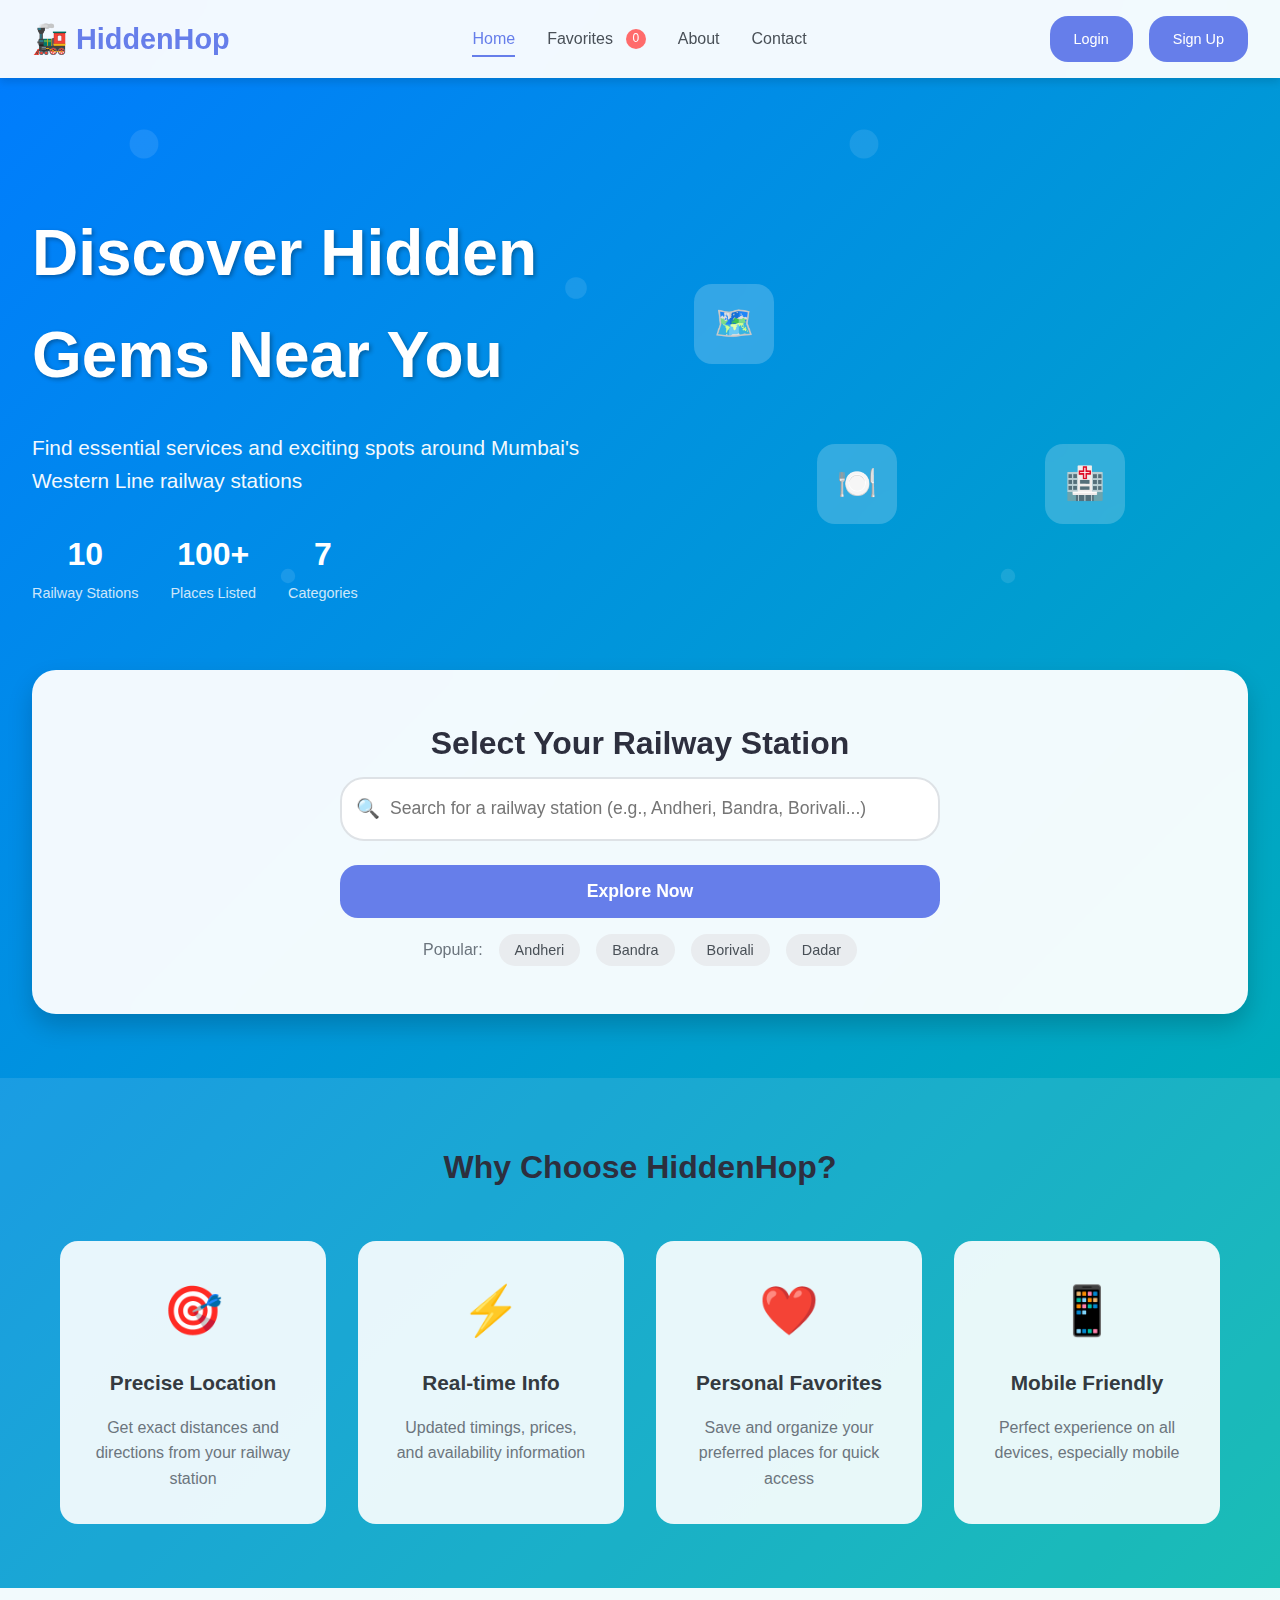
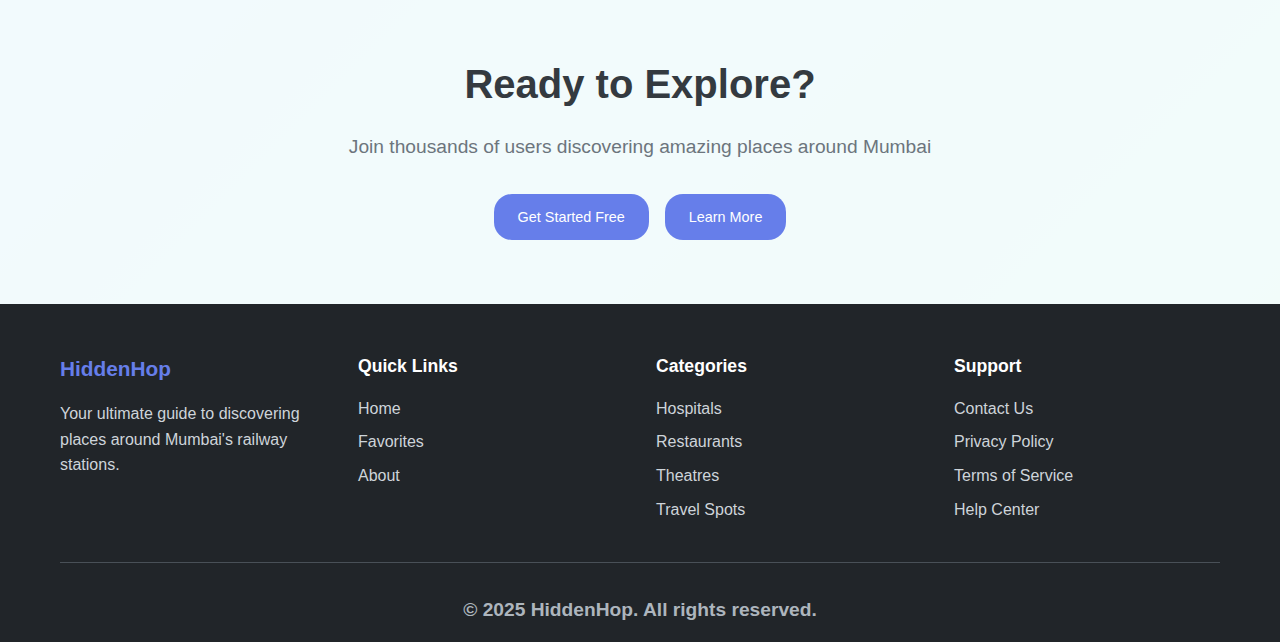
<file: main/index.html>
<!DOCTYPE html>
<html lang="en">

<head>
    <meta charset="UTF-8">
    <meta name="viewport" content="width=device-width, initial-scale=1.0">
    <title>HiddenHop</title>

    <link href="https://cdn.jsdelivr.net/npm/bootstrap@5.3.8/dist/css/bootstrap.min.css" rel="stylesheet"
        integrity="sha384-sRIl4kxILFvY47J16cr9ZwB07vP4J8+LH7qKQnuqkuIAvNWLzeN8tE5YBujZqJLB" crossorigin="anonymous">
    <link rel="stylesheet" href="/public/style.css">
</head>

<body>

    <!-- Navigation -->
    <nav class="navbar">
        <div class="nav-container">
            <div class="nav-logo">
                <a href="index.html">🚂 HiddenHop</a>
            </div>
            <div class="nav-menu" id="navMenu">
                <a href="index.html" class="nav-link active">Home</a>
                <a href="favourites.html" class="nav-link">
                    Favorites <span class="fav-count" id="favCount">0</span>
                </a>
                <a href="about.html" class="nav-link">About</a>
                <a href="contact.html" class="nav-link">Contact</a>
            </div>
            <div class="nav-auth" id="navauth">
                <a href="login.html" class="btn btn-primary">Login</a>
                <a href="signup.html" class="btn btn-primary">Sign Up</a>
            </div>
            <div class="hamburger" id="hamburger">
                <span></span>
                <span></span>
                <span></span>
            </div>
        </div>
    </nav>

    <!-- Main Section -->
    <section class="main">
        <div class="main-content">
            <h1 class="main-title">Discover Hidden Gems Near You</h1>
            <p class="main-subtitle">Find essential services and exciting spots around Mumbai's Western Line railway stations</p>
            <div class="main-stats">
                <div class="stat">
                    <span class="stat-number">10</span>
                    <span class="stat-label">Railway Stations</span>
                </div>
                <div class="stat">
                    <span class="stat-number">100+</span>
                    <span class="stat-label">Places Listed</span>
                </div>
                <div class="stat">
                    <span class="stat-number">7</span>
                    <span class="stat-label">Categories</span>
                </div>
            </div>
        </div>
        <div class="main-visual">
            <div class="floating-card">🗺️</div>
            <div class="floating-card">🏥</div>
            <div class="floating-card">🍽️</div>
        </div>
    </section>

    <!-- Station Search -->
     <section class="search-section">
        <div class="container">
            <h2 class="section-title">Select Your Railway Station</h2>
            <div class="search-container">
                <div class="search-box">
                    <input type="text" 
                           class="search-input" 
                           id="stationSearch" 
                           placeholder="Search for a railway station (e.g., Andheri, Bandra, Borivali...)"
                           autocomplete="off">
                    <div class="search-icon">🔍</div>
                    <div class="suggestions" id="suggestions"></div>
                </div>
                
                <button class="search-btn" onclick="searchStation()">Explore Now</button>
            </div>
            <div class="popular-stations">
                <span class="popular-label">Popular: </span>
                <button class="station-chip" onclick="selectStation('Andheri')">Andheri</button>
                <button class="station-chip" onclick="selectStation('Bandra')">Bandra</button>
                <button class="station-chip" onclick="selectStation('Borivali')">Borivali</button>
                <button class="station-chip" onclick="selectStation('Dadar')">Dadar</button>
            </div>
        </div>
    </section>
    <!-- Categories Preview  -->
<section class="categories-preview">
        <div class="container">
            <h2 class="section-title">Explore Categories</h2>
            <p class="section-subtitle">Discover what's around your station</p>
            <div class="categories-grid">
                <div class="category-card" data-category="hospitals">
                    <div class="category-icon">🏥</div>
                    <h3>Hospitals</h3>
                    <p>Emergency care & medical facilities</p>
                    <span class="category-count">15+ places</span>
                </div>
                <div class="category-card" data-category="colleges">
                    <div class="category-icon">🎓</div>
                    <h3>Colleges</h3>
                    <p>Educational institutions & universities</p>
                    <span class="category-count">20+ places</span>
                </div>
                <div class="category-card" data-category="restaurants">
                    <div class="category-icon">🍽️</div>
                    <h3>Restaurants</h3>
                    <p>Local cuisine & dining spots</p>
                    <span class="category-count">100+ places</span>
                </div>
                <div class="category-card" data-category="banks">
                    <div class="category-icon">🏦</div>
                    <h3>Banks</h3>
                    <p>ATMs, branches & financial services</p>
                    <span class="category-count">50+ places</span>
                </div>
                <div class="category-card" data-category="theatres">
                    <div class="category-icon">🎭</div>
                    <h3>Theatres</h3>
                    <p>Movies, shows & entertainment</p>
                    <span class="category-count">25+ places</span>
                </div>
                <div class="category-card" data-category="travel">
                    <div class="category-icon">✈️</div>
                    <h3>Travel Spots</h3>
                    <p>Tourist attractions & landmarks</p>
                    <span class="category-count">40+ places</span>
                </div>
                <div class="category-card" data-category="activities">
                    <div class="category-icon">🎢</div>
                    <h3>Fun Activities</h3>
                    <p>Recreation & adventure spots</p>
                    <span class="category-count">30+ places</span>
                </div>
            </div>
        </div>
    </section>

       <!-- Feature Of HiddenHop -->
    <section class="features-section">
        <div class="container">
            <h2 class="section-title">Why Choose HiddenHop?</h2>
            <div class="features-grid">
                <div class="feature-card">
                    <div class="feature-icon">🎯</div>
                    <h3>Precise Location</h3>
                    <p>Get exact distances and directions from your railway station</p>
                </div>
                <div class="feature-card">
                    <div class="feature-icon">⚡</div>
                    <h3>Real-time Info</h3>
                    <p>Updated timings, prices, and availability information</p>
                </div>
                <div class="feature-card">
                    <div class="feature-icon">❤️</div>
                    <h3>Personal Favorites</h3>
                    <p>Save and organize your preferred places for quick access</p>
                </div>
                <div class="feature-card">
                    <div class="feature-icon">📱</div>
                    <h3>Mobile Friendly</h3>
                    <p>Perfect experience on all devices, especially mobile</p>
                </div>
            </div>
        </div>
    </section>
    <!-- Explore -->
     <section class="cta-section">
        <div class="container">
            <div class="cta-content">
                <h2>Ready to Explore?</h2>
                <p>Join thousands of users discovering amazing places around Mumbai</p>
                <div class="cta-buttons">
                    <a href="signup.html" class="btn btn-primary btn-large">Get Started Free</a>
                    <a href="about.html" class="btn btn-primary btn-large">Learn More</a>
                </div>
            </div>
        </div>
    </section>

 

    <!-- Footer -->
    <footer class="footer">
        <div class="container">
            <div class="footer-content">
                <div class="footer-section">
                    <h3>HiddenHop</h3>
                    <p>Your ultimate guide to discovering places around Mumbai's railway stations.</p>
                
                </div>
                <div class="footer-section">
                    <h4>Quick Links</h4>
                    <a href="index.html">Home</a>
                    <a href="favorites.html">Favorites</a>
                    <a href="about.html">About</a>
                </div>
                <div class="footer-section">
                    <h4>Categories</h4>
                    <a href="places.html?category=hospitals">Hospitals</a>
                    <a href="places.html?category=restaurants">Restaurants</a>
                    <a href="places.html?category=theatres">Theatres</a>
                    <a href="places.html?category=travel">Travel Spots</a>
                </div>
                <div class="footer-section">
                    <h4>Support</h4>
                    <a href="contact.html">Contact Us</a>
                    <a href="#" class="footer-link">Privacy Policy</a>
                    <a href="#" class="footer-link">Terms of Service</a>
                    <a href="#" class="footer-link">Help Center</a>
                </div>
            </div>
            <div class="footer-bottom">
                <p>&copy; 2025 HiddenHop. All rights reserved.</p>
            </div>
        </div>
    </footer>



    <script src="https://cdn.jsdelivr.net/npm/bootstrap@5.3.8/dist/js/bootstrap.bundle.min.js"
        integrity="sha384-FKyoEForCGlyvwx9Hj09JcYn3nv7wiPVlz7YYwJrWVcXK/BmnVDxM+D2scQbITxI"
        crossorigin="anonymous"></script>
        <script src="/script.js"></script>
</body>

</html>
</file>
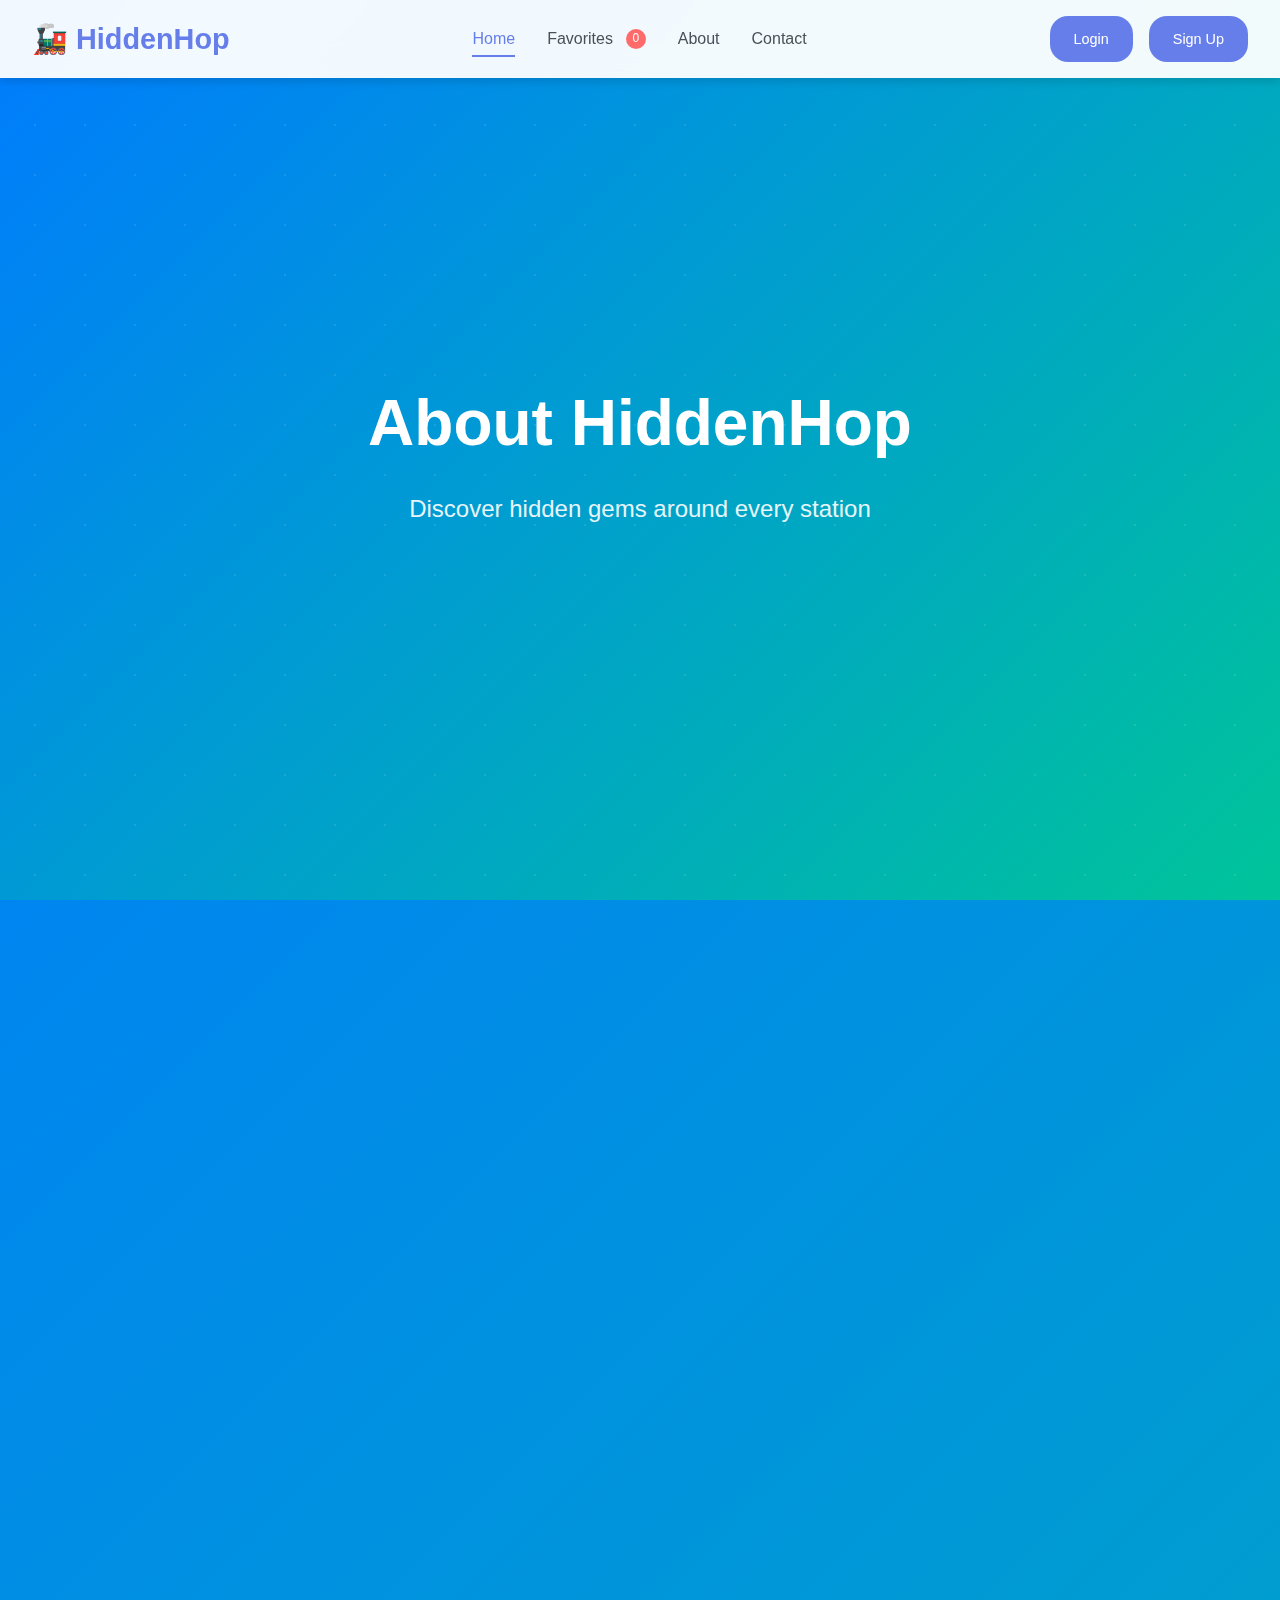
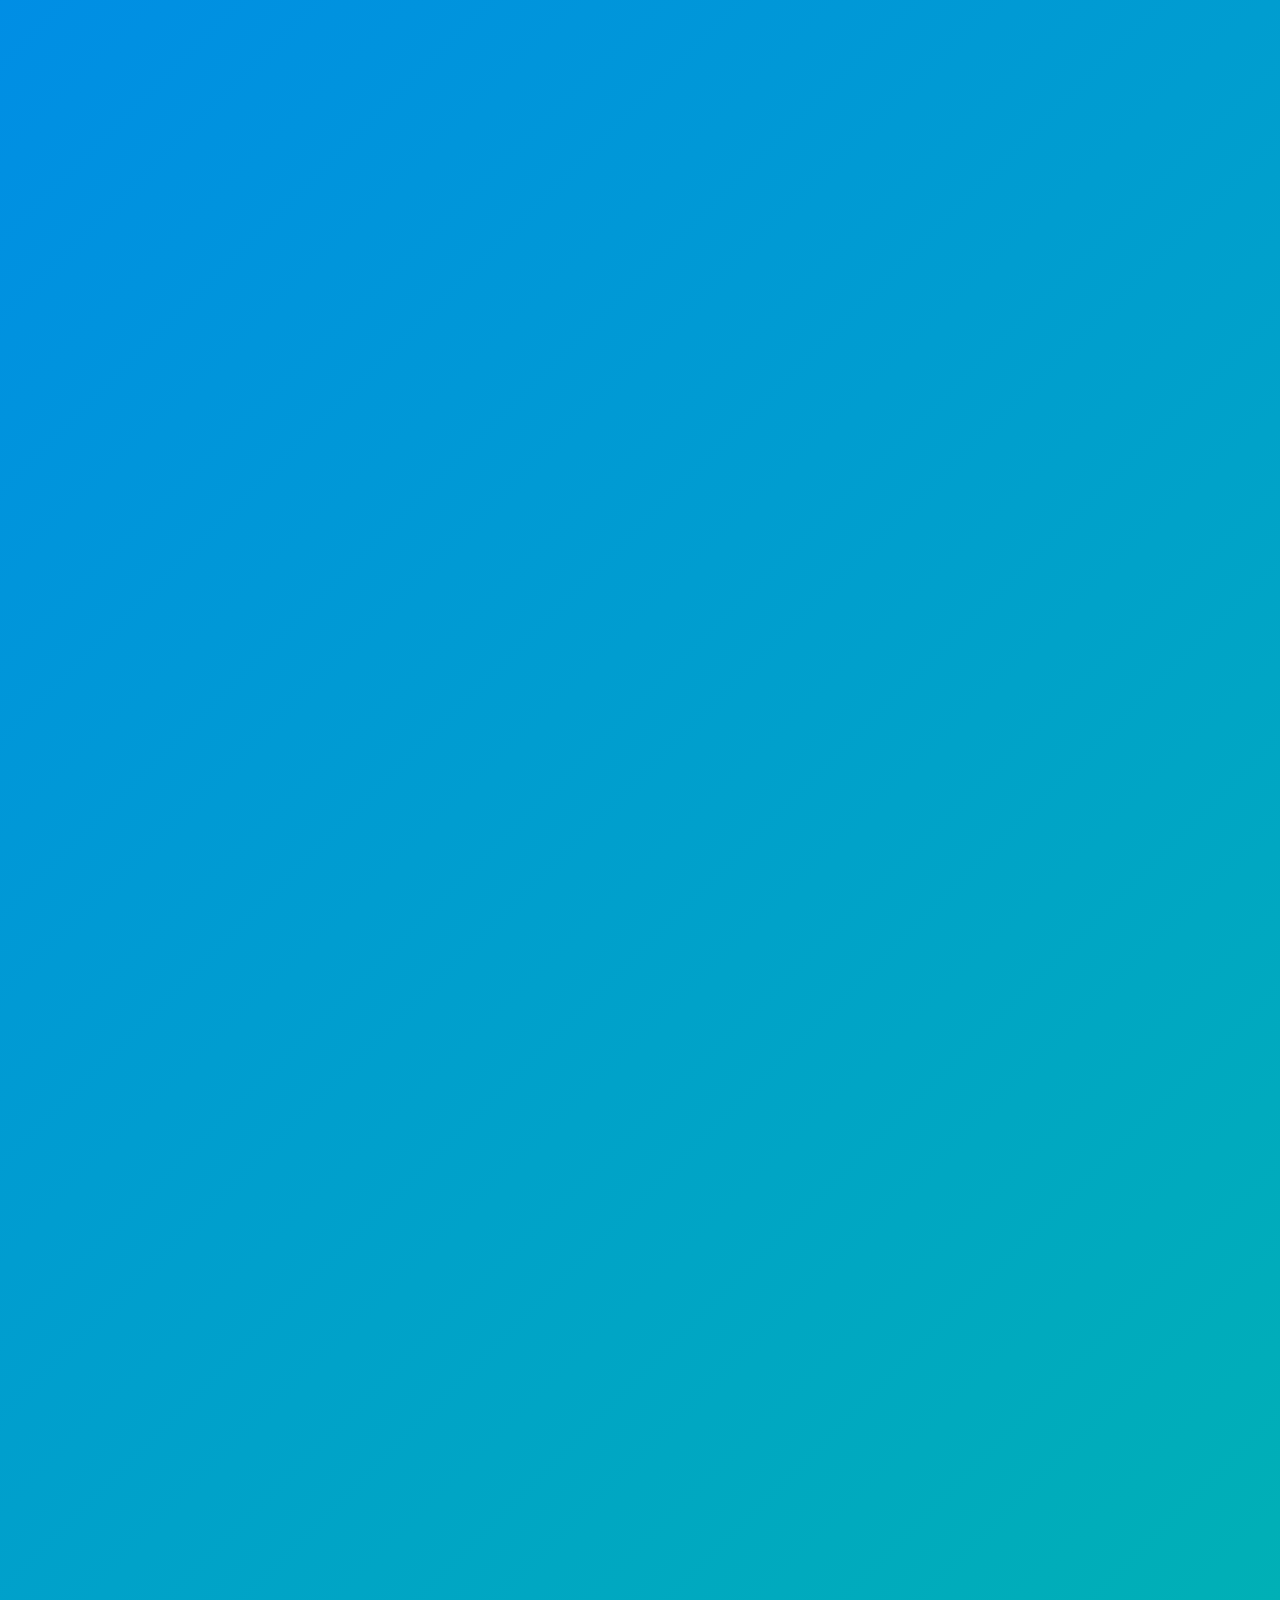
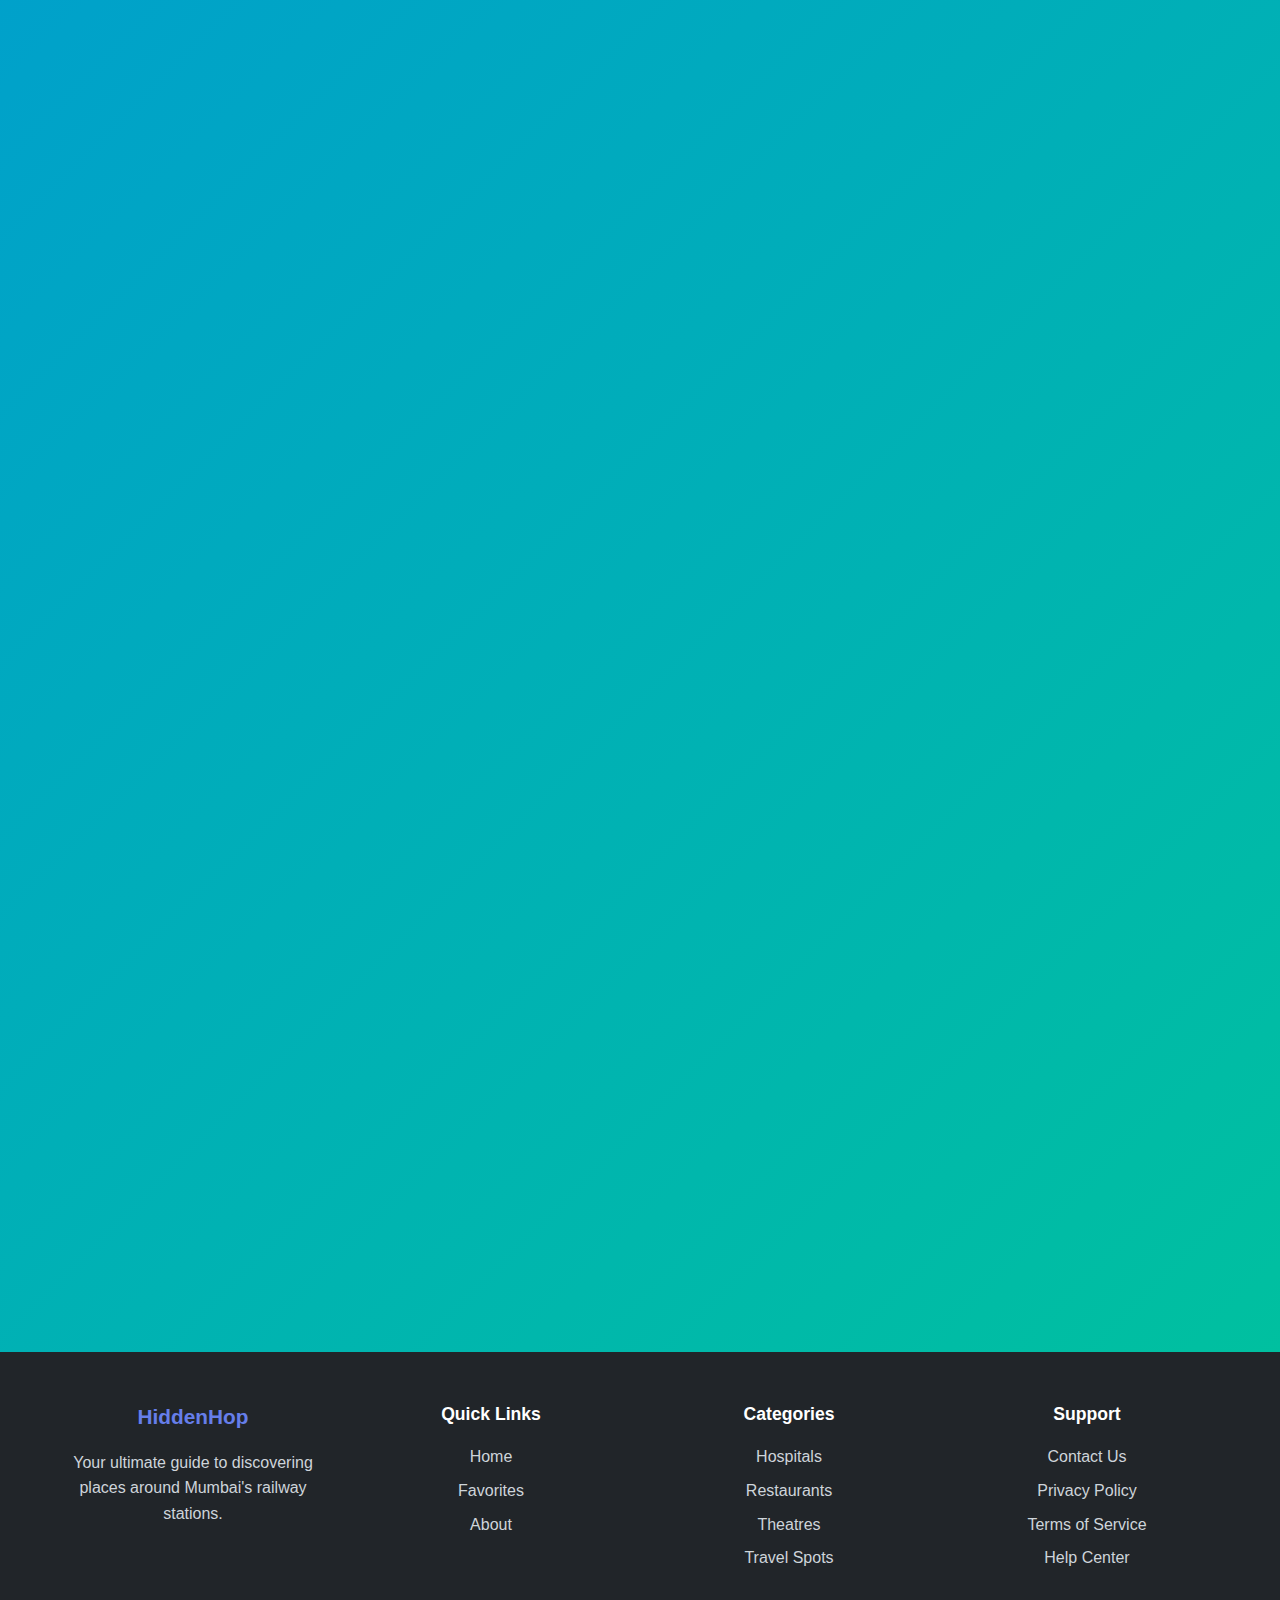
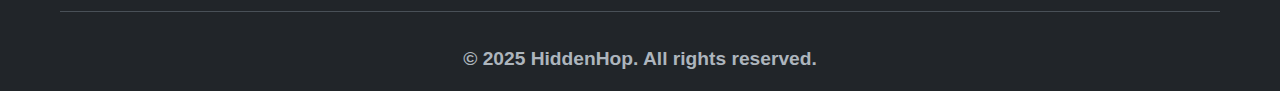
<file: main/about.html>
<!DOCTYPE html>
<html lang="en">
<head>
    <meta charset="UTF-8">
    <meta name="viewport" content="width=device-width, initial-scale=1.0">
    <title>About HiddenHop - Discover Hidden Gems</title>
    <link rel="stylesheet" href="https://cdnjs.cloudflare.com/ajax/libs/font-awesome/6.4.0/css/all.min.css">
    <link rel="stylesheet" href="/public/style.css">
    <style>
        * {
            margin: 0;
            padding: 0;
            box-sizing: border-box;
        }

        body {
            font-family: 'Segoe UI', Tahoma, Geneva, Verdana, sans-serif;
            line-height: 1.6;
            color: #333;
            overflow-x: hidden;
        }

        /* Hero Section */
        .hero {
            height: 100vh;
            background: linear-gradient(135deg, #007bff 0%, #00c49a 100%);
            display: flex;
            align-items: center;
            justify-content: center;
            text-align: center;
            color: white;
            position: relative;
            overflow: hidden;
        }

        .hero::before {
            content: '';
            position: absolute;
            top: -50%;
            left: -50%;
            width: 200%;
            height: 200%;
            background: radial-gradient(circle, rgba(255,255,255,0.1) 1px, transparent 1px);
            background-size: 50px 50px;
            animation: moveBackground 20s linear infinite;
        }

        @keyframes moveBackground {
            0% { transform: translate(0, 0); }
            100% { transform: translate(50px, 50px); }
        }

        .hero-content {
            position: relative;
            z-index: 2;
            animation: fadeInUp 1s ease-out;
        }

        .hero h1 {
            font-size: 4rem;
            margin-bottom: 1rem;
            font-weight: 700;
        }

        .hero p {
            font-size: 1.5rem;
            opacity: 0.9;
        }

        @keyframes fadeInUp {
            from {
                opacity: 0;
                transform: translateY(30px);
            }
            to {
                opacity: 1;
                transform: translateY(0);
            }
        }

        /* Section Styling */
        .section {
            padding: 80px 20px;
            max-width: 1200px;
            margin: 0 auto;
        }

        .section-title {
            text-align: center;
            font-size: 2.5rem;
            margin-bottom: 3rem;
            color: #007bff;
            position: relative;
            animation: fadeIn 1s ease-out;
        }

        @keyframes fadeIn {
            from { opacity: 0; }
            to { opacity: 1; }
        }

        /* Mission Section */
        .mission {
            background: #f7f7f7;
        }

        .mission-content {
            text-align: center;
            font-size: 1.2rem;
            line-height: 1.8;
            max-width: 800px;
            margin: 0 auto;
            color: #555;
        }

        /* How It Works Section */
        .how-it-works {
            background: white;
        }

        .steps-container {
            display: grid;
            grid-template-columns: repeat(auto-fit, minmax(250px, 1fr));
            gap: 2rem;
            margin-top: 3rem;
        }

        .step {
            text-align: center;
            padding: 2rem;
            background: #f7f7f7;
            border-radius: 15px;
            transition: all 0.3s ease;
            opacity: 0;
            animation: fadeInUp 0.6s ease-out forwards;
        }

        .step:nth-child(1) { animation-delay: 0.1s; }
        .step:nth-child(2) { animation-delay: 0.2s; }
        .step:nth-child(3) { animation-delay: 0.3s; }
        .step:nth-child(4) { animation-delay: 0.4s; }

        .step:hover {
            transform: translateY(-10px);
            box-shadow: 0 10px 30px rgba(0, 123, 255, 0.2);
        }

        .step-icon {
            font-size: 3rem;
            color: #007bff;
            margin-bottom: 1rem;
        }

        .step-number {
            display: inline-block;
            width: 40px;
            height: 40px;
            background: #00c49a;
            color: white;
            border-radius: 50%;
            line-height: 40px;
            margin-bottom: 1rem;
            font-weight: bold;
        }

        .step h3 {
            margin-bottom: 0.5rem;
            color: #333;
        }

        /* Features Section */
        .features {
            background: #f7f7f7;
        }

        .features-grid {
            display: grid;
            grid-template-columns: repeat(auto-fit, minmax(300px, 1fr));
            gap: 2rem;
            margin-top: 3rem;
        }

        .feature-card {
            background: white;
            padding: 2rem;
            border-radius: 15px;
            box-shadow: 0 5px 15px rgba(0,0,0,0.1);
            transition: all 0.3s ease;
            opacity: 0;
            animation: fadeInUp 0.6s ease-out forwards;
        }

        .feature-card:nth-child(1) { animation-delay: 0.1s; }
        .feature-card:nth-child(2) { animation-delay: 0.2s; }
        .feature-card:nth-child(3) { animation-delay: 0.3s; }
        .feature-card:nth-child(4) { animation-delay: 0.4s; }
        .feature-card:nth-child(5) { animation-delay: 0.5s; }

        .feature-card:hover {
            transform: translateY(-10px);
            box-shadow: 0 15px 35px rgba(0,0,0,0.15);
        }

        .feature-icon {
            font-size: 2.5rem;
            color: #00c49a;
            margin-bottom: 1rem;
        }

        .feature-card h3 {
            margin-bottom: 1rem;
            color: #007bff;
        }

        /* Story Section */
        .story {
            background: white;
        }

        .story-content {
            max-width: 800px;
            margin: 0 auto;
            font-size: 1.1rem;
            line-height: 1.8;
            color: #555;
        }

        /* Team Section */
        .team {
            background: #f7f7f7;
        }

        .team-grid {
            display: grid;
            grid-template-columns: repeat(auto-fit, minmax(250px, 1fr));
            gap: 2rem;
            margin-top: 3rem;
        }

        .team-member {
            background: white;
            padding: 2rem;
            border-radius: 15px;
            text-align: center;
            box-shadow: 0 5px 15px rgba(0,0,0,0.1);
            transition: all 0.3s ease;
            opacity: 0;
            animation: fadeInUp 0.6s ease-out forwards;
        }

        .team-member:nth-child(1) { animation-delay: 0.1s; }
        .team-member:nth-child(2) { animation-delay: 0.2s; }
        .team-member:nth-child(3) { animation-delay: 0.3s; }
        .team-member:nth-child(4) { animation-delay: 0.4s; }

        .team-member:hover {
            transform: translateY(-10px);
            box-shadow: 0 15px 35px rgba(0,0,0,0.15);
        }

        .team-photo {
            width: 150px;
            height: 150px;
            border-radius: 50%;
            margin: 0 auto 1rem;
            background: linear-gradient(135deg, #007bff, #00c49a);
            display: flex;
            align-items: center;
            justify-content: center;
            font-size: 3rem;
            color: white;
        }

        .team-member h3 {
            color: #007bff;
            margin-bottom: 0.5rem;
        }

        .team-role {
            color: #00c49a;
            font-weight: 600;
            margin-bottom: 1rem;
        }

        /* Why Choose Section */
        .why-choose {
            background: white;
        }

        .reasons-grid {
            display: grid;
            grid-template-columns: repeat(auto-fit, minmax(250px, 1fr));
            gap: 2rem;
            margin-top: 3rem;
        }

        .reason {
            display: flex;
            align-items: flex-start;
            gap: 1rem;
            padding: 1.5rem;
            background: #f7f7f7;
            border-radius: 10px;
            transition: all 0.3s ease;
            opacity: 0;
            animation: fadeInUp 0.6s ease-out forwards;
        }

        .reason:nth-child(1) { animation-delay: 0.1s; }
        .reason:nth-child(2) { animation-delay: 0.2s; }
        .reason:nth-child(3) { animation-delay: 0.3s; }
        .reason:nth-child(4) { animation-delay: 0.4s; }
        .reason:nth-child(5) { animation-delay: 0.5s; }
        .reason:nth-child(6) { animation-delay: 0.6s; }

        .reason:hover {
            background: white;
            box-shadow: 0 5px 15px rgba(0,0,0,0.1);
        }

        .reason-icon {
            font-size: 2rem;
            color: #007bff;
            flex-shrink: 0;
        }

        /* Footer */
        footer {
            background: linear-gradient(135deg, #007bff, #00c49a);
            color: white;
            padding: 3rem 20px;
            text-align: center;
        }

        .social-links {
            display: flex;
            justify-content: center;
            gap: 2rem;
            margin-bottom: 2rem;
        }

        .social-links a {
            color: white;
            font-size: 2rem;
            transition: all 0.3s ease;
        }

        .social-links a:hover {
            transform: translateY(-5px) scale(1.2);
        }

        .contact-link {
            display: inline-block;
            background: white;
            color: #007bff;
            padding: 0.8rem 2rem;
            border-radius: 25px;
            text-decoration: none;
            font-weight: 600;
            transition: all 0.3s ease;
            margin-bottom: 1rem;
        }

        .contact-link:hover {
            transform: scale(1.05);
            box-shadow: 0 5px 15px rgba(255,255,255,0.3);
        }

        /* Responsive */
        @media (max-width: 768px) {
            .hero h1 {
                font-size: 2.5rem;
            }
            
            .hero p {
                font-size: 1.2rem;
            }
            
            .section-title {
                font-size: 2rem;
            }
            
            .section {
                padding: 60px 20px;
            }
        }

        /* Scroll Animation */
        .scroll-reveal {
            opacity: 0;
            transform: translateY(30px);
        }

        .scroll-reveal.active {
            opacity: 1;
            transform: translateY(0);
            transition: all 0.8s ease-out;
        }
    </style>
</head>
<body>
    
    <!-- Navigation -->
    <nav class="navbar">
        <div class="nav-container">
            <div class="nav-logo">
                <a href="index.html">🚂 HiddenHop</a>
            </div>
            <div class="nav-menu" id="navMenu">
                <a href="index.html" class="nav-link active">Home</a>
                <a href="favorites.html" class="nav-link">
                    Favorites <span class="fav-count" id="favCount">0</span>
                </a>
                <a href="about.html" class="nav-link">About</a>
                <a href="contact.html" class="nav-link">Contact</a>
            </div>
            <div class="nav-auth" id="navauth">
                <a href="login.html" class="btn btn-primary">Login</a>
                <a href="signup.html" class="btn btn-primary">Sign Up</a>
            </div>
            <div class="hamburger" id="hamburger">
                <span></span>
                <span></span>
                <span></span>
            </div>
        </div>
    </nav>

    <!-- Hero Section -->
    <section class="hero">
        <div class="hero-content">
            <h1>About HiddenHop</h1>
            <p>Discover hidden gems around every station</p>
        </div>
    </section>

    <!-- Mission Section -->
    <section class="section mission scroll-reveal">
        <h2 class="section-title">Our Mission</h2>
        <div class="mission-content">
            <p>Our mission is to make exploration easier by helping people discover the best nearby places around railway stations—faster, smarter, and more locally. We believe every station has hidden treasures waiting to be discovered, and we're here to guide you to them.</p>
        </div>
    </section>

    <!-- How It Works Section -->
    <section class="section how-it-works scroll-reveal">
        <h2 class="section-title">How HiddenHop Works</h2>
        <div class="steps-container">
            <div class="step">
                <div class="step-number">1</div>
                <div class="step-icon"><i class="fas fa-train"></i></div>
                <h3>Select a Station</h3>
                <p>Choose your railway station from our comprehensive list</p>
            </div>
            <div class="step">
                <div class="step-number">2</div>
                <div class="step-icon"><i class="fas fa-th-large"></i></div>
                <h3>Choose a Category</h3>
                <p>Pick from travel spots, restaurants, colleges, hospitals, and more</p>
            </div>
            <div class="step">
                <div class="step-number">3</div>
                <div class="step-icon"><i class="fas fa-wallet"></i></div>
                <h3>Set Your Budget</h3>
                <p>Filter results based on your budget preferences (optional)</p>
            </div>
            <div class="step">
                <div class="step-number">4</div>
                <div class="step-icon"><i class="fas fa-map-marked-alt"></i></div>
                <h3>Discover Instantly</h3>
                <p>Get instant results with detailed information and directions</p>
            </div>
        </div>
    </section>

    <!-- Features Section -->
    <section class="section features scroll-reveal">
        <h2 class="section-title">Features</h2>
        <div class="features-grid">
            <div class="feature-card">
                <div class="feature-icon"><i class="fas fa-bolt"></i></div>
                <h3>Real-time Discovery</h3>
                <p>Get instant, up-to-date information about places near your selected station</p>
            </div>
            <div class="feature-card">
                <div class="feature-icon"><i class="fas fa-list"></i></div>
                <h3>Category-wise Listing</h3>
                <p>Browse through organized categories for easy navigation and selection</p>
            </div>
            <div class="feature-card">
                <div class="feature-icon"><i class="fas fa-filter"></i></div>
                <h3>Budget Filtering</h3>
                <p>Find places that match your budget with our smart filtering system</p>
            </div>
            <div class="feature-card">
                <div class="feature-icon"><i class="fas fa-gem"></i></div>
                <h3>Hidden Spots</h3>
                <p>Discover local gems that aren't on typical tourist maps</p>
            </div>
            <div class="feature-card">
                <div class="feature-icon"><i class="fas fa-search"></i></div>
                <h3>Fast Search</h3>
                <p>Clean UI with lightning-fast search capabilities for quick results</p>
            </div>
        </div>
    </section>

    <!-- Story Section -->
    <section class="section story scroll-reveal">
        <h2 class="section-title">Our Story</h2>
        <div class="story-content">
            <p>HiddenHop was created by students who travel daily and wanted a simple way to discover new places around stations. We realized that railway stations are more than just transit points—they're gateways to unique local experiences. Every day, thousands of travelers pass through stations without knowing about the amazing restaurants, shops, and hidden spots just minutes away.</p>
            <br>
            <p>We built HiddenHop to change that. Our platform combines local knowledge with smart technology to help you make the most of every stop on your journey. Whether you're a daily commuter, a student, or a traveler exploring new cities, HiddenHop is your companion for discovering the extraordinary in the ordinary.</p>
        </div>
    </section>

    <!-- Team Section -->
    <section class="section team scroll-reveal">
        <h2 class="section-title">Meet the Team</h2>
        <div class="team-grid">
            <div class="team-member">
                <div class="team-photo"><i class="fas fa-user"></i></div>
                <h3>Aarav Sharma</h3>
                <p class="team-role">Founder & Lead Developer</p>
                <p>Passionate about creating solutions that make travel easier and more enjoyable for everyone.</p>
            </div>
            <div class="team-member">
                <div class="team-photo"><i class="fas fa-user"></i></div>
                <h3>Priya Patel</h3>
                <p class="team-role">Co-Founder & Designer</p>
                <p>Dedicated to crafting intuitive user experiences that bring local discoveries to life.</p>
            </div>
            <div class="team-member">
                <div class="team-photo"><i class="fas fa-user"></i></div>
                <h3>Rohan Kumar</h3>
                <p class="team-role">Backend Engineer</p>
                <p>Building robust systems that power seamless exploration for thousands of users.</p>
            </div>
            <div class="team-member">
                <div class="team-photo"><i class="fas fa-user"></i></div>
                <h3>Ananya Singh</h3>
                <p class="team-role">Content & Community Manager</p>
                <p>Connecting with users and curating the best local recommendations across India.</p>
            </div>
        </div>
    </section>

    <!-- Why Choose Section -->
    <section class="section why-choose scroll-reveal">
        <h2 class="section-title">Why Choose HiddenHop?</h2>
        <div class="reasons-grid">
            <div class="reason">
                <div class="reason-icon"><i class="fas fa-rocket"></i></div>
                <div>
                    <h3>Simple & Fast</h3>
                    <p>No complicated menus—just quick, easy discovery</p>
                </div>
            </div>
            <div class="reason">
                <div class="reason-icon"><i class="fas fa-check-circle"></i></div>
                <div>
                    <h3>Verified Places</h3>
                    <p>All locations are verified and reviewed by our community</p>
                </div>
            </div>
            <div class="reason">
                <div class="reason-icon"><i class="fas fa-users"></i></div>
                <div>
                    <h3>Made for Travelers</h3>
                    <p>Perfect for students, daily commuters, and explorers</p>
                </div>
            </div>
            <div class="reason">
                <div class="reason-icon"><i class="fas fa-map-pin"></i></div>
                <div>
                    <h3>Local Focus</h3>
                    <p>Highlighting hidden gems that locals love</p>
                </div>
            </div>
            <div class="reason">
                <div class="reason-icon"><i class="fas fa-mobile-alt"></i></div>
                <div>
                    <h3>Always Accessible</h3>
                    <p>Use anywhere, anytime on any device</p>
                </div>
            </div>
            <div class="reason">
                <div class="reason-icon"><i class="fas fa-heart"></i></div>
                <div>
                    <h3>Built with Passion</h3>
                    <p>Created by travelers, for travelers</p>
                </div>
            </div>
        </div>
    </section>

    <!-- Footer
    <footer>
        <div class="social-links">
            <a href="#" aria-label="Facebook"><i class="fab fa-facebook"></i></a>
            <a href="#" aria-label="Twitter"><i class="fab fa-twitter"></i></a>
            <a href="#" aria-label="Instagram"><i class="fab fa-instagram"></i></a>
            <a href="#" aria-label="LinkedIn"><i class="fab fa-linkedin"></i></a>
        </div>
        <a href="mailto:contact@hiddenhop.com" class="contact-link">Contact Us</a>
        <p>&copy; 2024 HiddenHop. All rights reserved.</p>
    </footer> -->
    
    <!-- Footer -->
    <footer class="footer">
        <div class="container">
            <div class="footer-content">
                <div class="footer-section">
                    <h3>HiddenHop</h3>
                    <p>Your ultimate guide to discovering places around Mumbai's railway stations.</p>
                
                </div>
                <div class="footer-section">
                    <h4>Quick Links</h4>
                    <a href="index.html">Home</a>
                    <a href="favorites.html">Favorites</a>
                    <a href="about.html">About</a>
                </div>
                <div class="footer-section">
                    <h4>Categories</h4>
                    <a href="places.html?category=hospitals">Hospitals</a>
                    <a href="places.html?category=restaurants">Restaurants</a>
                    <a href="places.html?category=theatres">Theatres</a>
                    <a href="places.html?category=travel">Travel Spots</a>
                </div>
                <div class="footer-section">
                    <h4>Support</h4>
                    <a href="contact.html">Contact Us</a>
                    <a href="#" class="footer-link">Privacy Policy</a>
                    <a href="#" class="footer-link">Terms of Service</a>
                    <a href="#" class="footer-link">Help Center</a>
                </div>
            </div>
            <div class="footer-bottom">
                <p>&copy; 2025 HiddenHop. All rights reserved.</p>
            </div>
        </div>
    </footer>


    <script>
        // Scroll reveal animation
        const scrollReveal = () => {
            const reveals = document.querySelectorAll('.scroll-reveal');
            
            reveals.forEach(element => {
                const windowHeight = window.innerHeight;
                const elementTop = element.getBoundingClientRect().top;
                const elementVisible = 150;
                
                if (elementTop < windowHeight - elementVisible) {
                    element.classList.add('active');
                }
            });
        };

        window.addEventListener('scroll', scrollReveal);
        scrollReveal(); // Initial check

        // Smooth scroll for internal links
        document.querySelectorAll('a[href^="#"]').forEach(anchor => {
            anchor.addEventListener('click', function (e) {
                e.preventDefault();
                const target = document.querySelector(this.getAttribute('href'));
                if (target) {
                    target.scrollIntoView({
                        behavior: 'smooth'
                    });
                }
            });
        });
    </script>
</body>
</html>
</file>
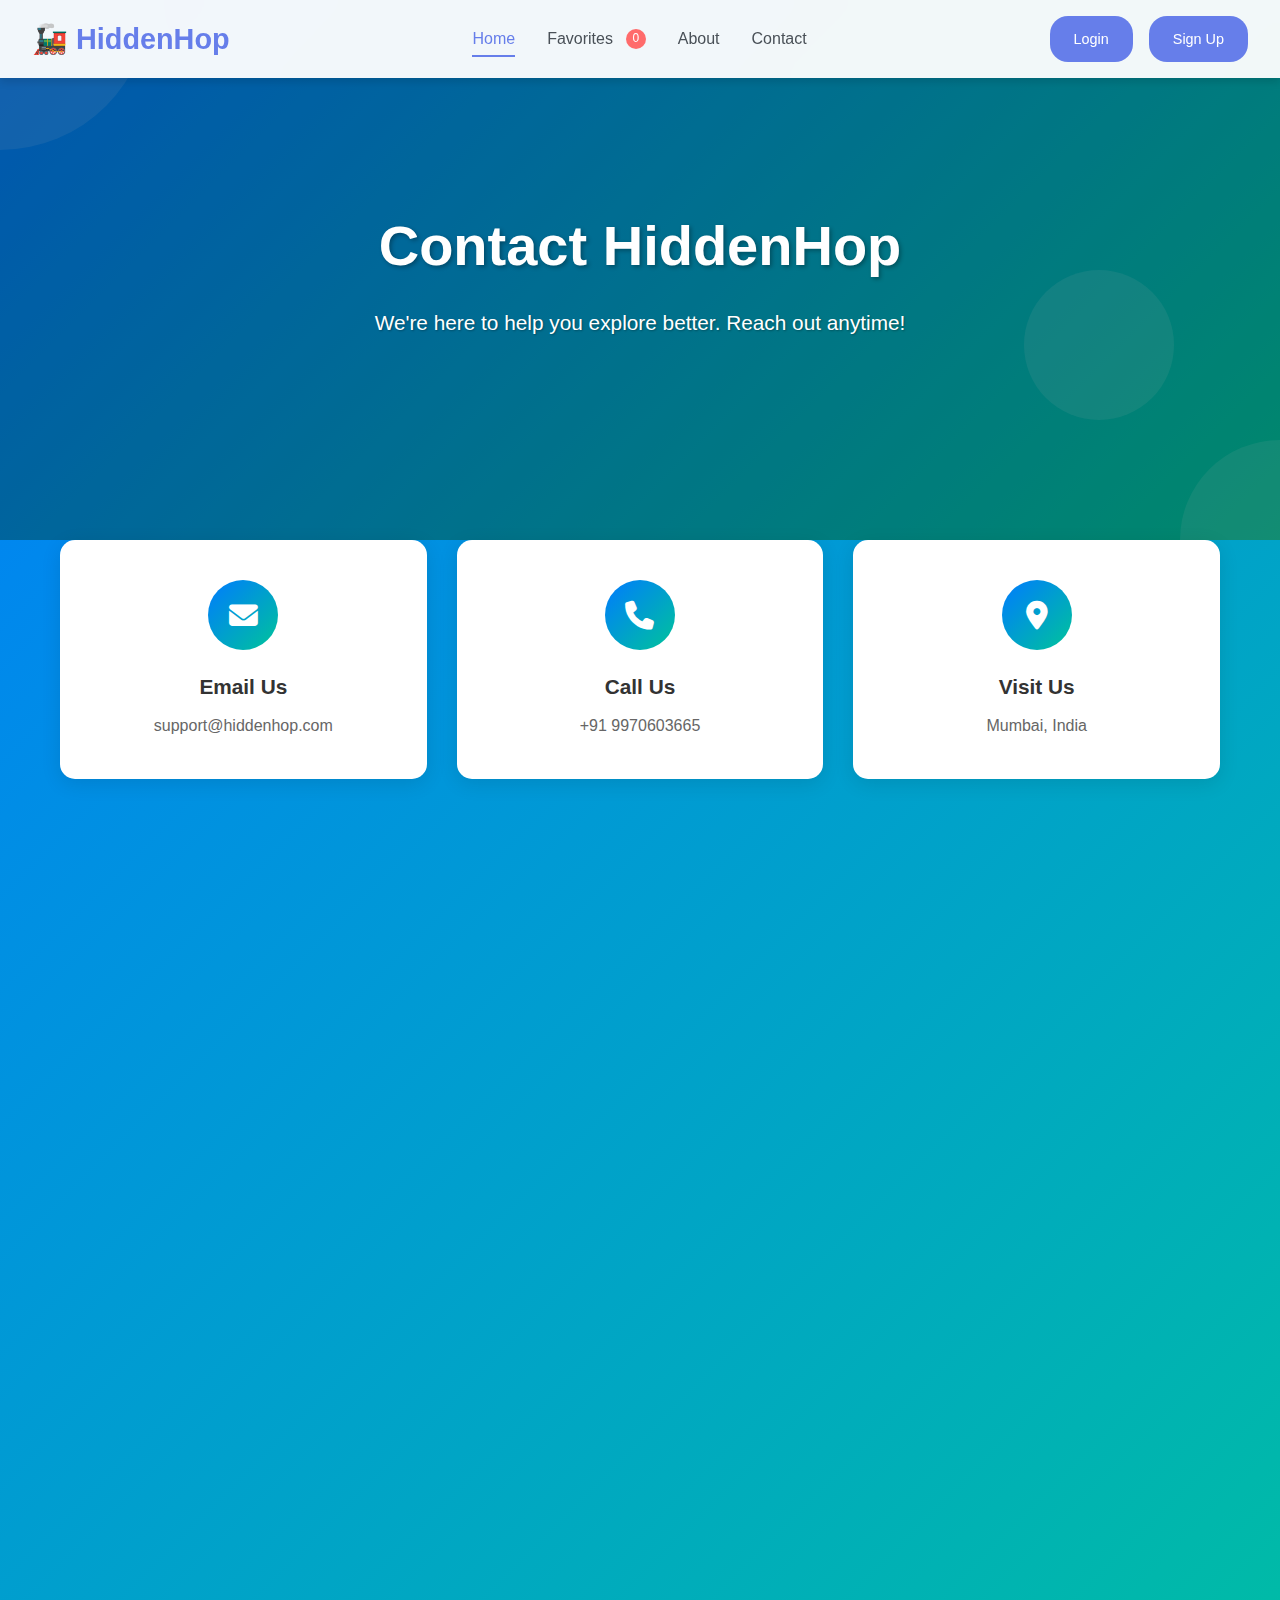
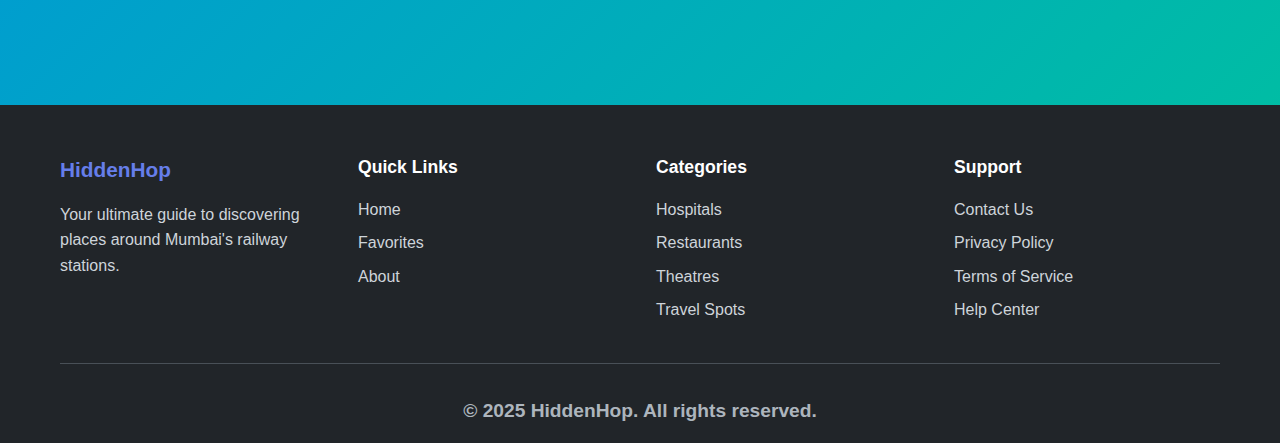
<file: main/contact.html>
<!DOCTYPE html>
<html lang="en">
<head>
    <meta charset="UTF-8">
    <meta name="viewport" content="width=device-width, initial-scale=1.0">
    <title>Contact Us - HiddenHop</title>
    <link rel="stylesheet" href="/public/contact.css">
    <link rel="stylesheet" href="/public/style.css">
    <link rel="stylesheet" href="https://cdnjs.cloudflare.com/ajax/libs/font-awesome/6.4.0/css/all.min.css">
</head>
<body>

     <nav class="navbar">
        <div class="nav-container">
            <div class="nav-logo">
                <a href="index.html">🚂 HiddenHop</a>
            </div>
            <div class="nav-menu" id="navMenu">
                <a href="index.html" class="nav-link active">Home</a>
                <a href="favorites.html" class="nav-link">
                    Favorites <span class="fav-count" id="favCount">0</span>
                </a>
                <a href="about.html" class="nav-link">About</a>
                <a href="contact.html" class="nav-link">Contact</a>
            </div>
            <div class="nav-auth" id="navauth">
                <a href="login.html" class="btn btn-primary">Login</a>
                <a href="signup.html" class="btn btn-primary">Sign Up</a>
            </div>
            <div class="hamburger" id="hamburger">
                <span></span>
                <span></span>
                <span></span>
            </div>
        </div>
    </nav>
    <!-- Hero Section -->
    <section class="hero-section">
        <div class="hero-overlay"></div>
        <div class="hero-content">
            <h1 class="hero-title fade-in">Contact HiddenHop</h1>
            <p class="hero-subtitle fade-in">We're here to help you explore better. Reach out anytime!</p>
        </div>
        <div class="animated-shapes">
            <div class="shape shape-1"></div>
            <div class="shape shape-2"></div>
            <div class="shape shape-3"></div>
        </div>
    </section>

    <!-- Main Content -->
    <div class="container">
        <!-- Contact Info Cards -->
        <section class="contact-info-section fade-in">
            <div class="info-card">
                <div class="icon-wrapper">
                    <i class="fas fa-envelope"></i>
                </div>
                <h3>Email Us</h3>
                <p>support@hiddenhop.com</p>
            </div>

            <div class="info-card">
                <div class="icon-wrapper">
                    <i class="fas fa-phone"></i>
                </div>
                <h3>Call Us</h3>
                <p>+91 9970603665</p>
            </div>

            <div class="info-card">
                <div class="icon-wrapper">
                    <i class="fas fa-map-marker-alt"></i>
                </div>
                <h3>Visit Us</h3>
                <p>Mumbai, India</p>
            </div>
        </section>

        <!-- Contact Form and Map -->
        <section class="form-map-section">
            <div class="form-container fade-in">
                <h2>Send Us a Message</h2>
                <p class="form-description">Have questions or feedback? Fill out the form below and we'll get back to you soon.</p>
                
                <!-- Alert Messages -->
                <div id="alertSuccess" class="alert alert-success" style="display: none;">
                    <i class="fas fa-check-circle"></i>
                    <span>Message sent successfully! We'll get back to you soon.</span>
                </div>
                <div id="alertError" class="alert alert-error" style="display: none;">
                    <i class="fas fa-exclamation-circle"></i>
                    <span id="errorMessage">Something went wrong. Please try again.</span>
                </div>

                <form id="contactForm">
                    <div class="form-group">
                        <label for="fullName">Full Name</label>
                        <input type="text" id="fullName" name="fullName" required>
                        <span class="input-focus-line"></span>
                    </div>

                    <div class="form-group">
                        <label for="email">Email Address</label>
                        <input type="email" id="email" name="email" required>
                        <span class="input-focus-line"></span>
                    </div>

                    <div class="form-group">
                        <label for="phone">Phone Number</label>
                        <input type="tel" id="phone" name="phone" required>
                        <span class="input-focus-line"></span>
                    </div>

                    <div class="form-group">
                        <label for="message">Message</label>
                        <textarea id="message" name="message" rows="5" required></textarea>
                        <span class="input-focus-line"></span>
                    </div>

                    <button type="submit" class="submit-btn">
                        <span class="btn-text">Send Message</span>
                        <span class="btn-loader" style="display: none;">
                            <i class="fas fa-spinner fa-spin"></i>
                        </span>
                    </button>
                </form>
            </div>

            <div class="map-container fade-in">
                <h2>Find Us Here</h2>
                <div class="map-placeholder">
                    <i class="fas fa-map-marked-alt"></i>
                    <p>Map Coming Soon</p>
                    <small>Interactive map will be available shortly</small>
                </div>
            </div>
        </section>
    </div>
<!-- 
    Footer
    <footer class="footer">
        <div class="footer-content">
            <div class="footer-section">
                <h3>HiddenHop</h3>
                <p>Discover amazing places near every railway station</p>
            </div>
            
            <div class="footer-section">
                <h4>Quick Links</h4>
                <ul>
                    <li><a href="#">Home</a></li>
                    <li><a href="#">About</a></li>
                    <li><a href="#">Services</a></li>
                    <li><a href="#">Contact</a></li>
                </ul>
            </div>

            <div class="footer-section">
                <h4>Follow Us</h4>
                <div class="social-icons">
                    <a href="#" aria-label="Facebook"><i class="fab fa-facebook-f"></i></a>
                    <a href="#" aria-label="Twitter"><i class="fab fa-twitter"></i></a>
                    <a href="#" aria-label="Instagram"><i class="fab fa-instagram"></i></a>
                    <a href="#" aria-label="LinkedIn"><i class="fab fa-linkedin-in"></i></a>
                </div>
            </div>
        </div>
        
        <div class="footer-bottom">
            <p>&copy; 2024 HiddenHop. All rights reserved.</p>
        </div>
    </footer> -->
     <!-- Footer -->
    <footer class="footer">
        <div class="container">
            <div class="footer-content">
                <div class="footer-section">
                    <h3>HiddenHop</h3>
                    <p>Your ultimate guide to discovering places around Mumbai's railway stations.</p>
                
                </div>
                <div class="footer-section">
                    <h4>Quick Links</h4>
                    <a href="index.html">Home</a>
                    <a href="favorites.html">Favorites</a>
                    <a href="about.html">About</a>
                </div>
                <div class="footer-section">
                    <h4>Categories</h4>
                    <a href="places.html?category=hospitals">Hospitals</a>
                    <a href="places.html?category=restaurants">Restaurants</a>
                    <a href="places.html?category=theatres">Theatres</a>
                    <a href="places.html?category=travel">Travel Spots</a>
                </div>
                <div class="footer-section">
                    <h4>Support</h4>
                    <a href="contact.html">Contact Us</a>
                    <a href="#" class="footer-link">Privacy Policy</a>
                    <a href="#" class="footer-link">Terms of Service</a>
                    <a href="#" class="footer-link">Help Center</a>
                </div>
            </div>
            <div class="footer-bottom">
                <p>&copy; 2025 HiddenHop. All rights reserved.</p>
            </div>
        </div>
    </footer>


    <script src="/public/contact.js"></script>
</body>
</html>
</file>
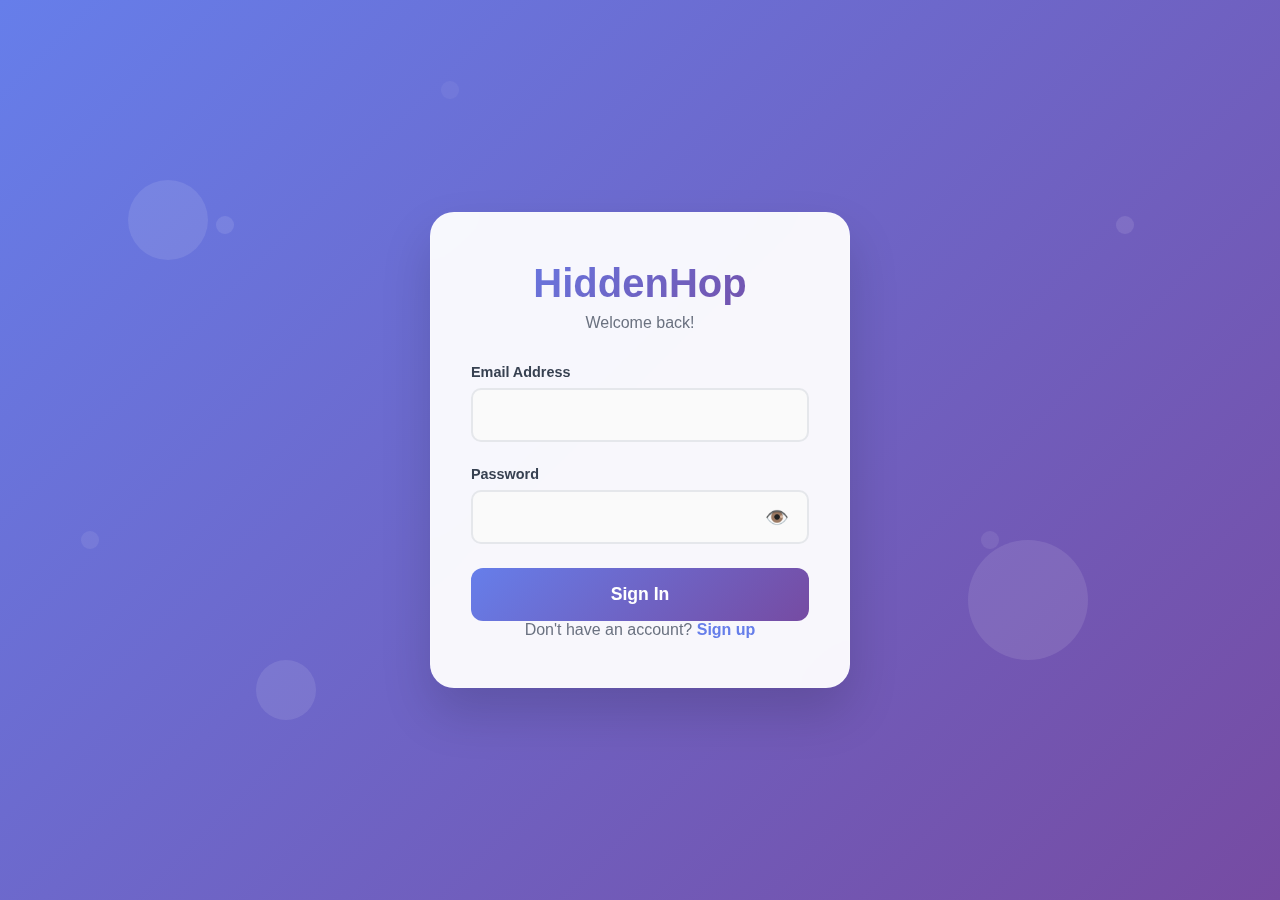
<file: main/login.html>
<!DOCTYPE html>
<html lang="en">
<head>
    <meta charset="UTF-8">
    <meta name="viewport" content="width=device-width, initial-scale=1.0">
    <title>HiddenHop - Login</title>
  <link rel="stylesheet" href="/public/auth.css">
</head>
<body>
    <div class="floating-shapes">
        <div class="shape"></div>
        <div class="shape"></div>
        <div class="shape"></div>
    </div>

    <div class="login-container">
        <div class="logo">
            <h1>HiddenHop</h1>
            <p>Welcome back!</p>
        </div>

        <form id="loginForm">
            <div class="form-group">
                <label for="email">Email Address</label>
                <input type="email" id="email" name="email" required>
            </div>

            <div class="form-group">
                <label for="password">Password</label>
                <div class="input-wrapper">
                    <input type="password" id="password" name="password" required>
                    <button type="button" class="password-toggle" onclick="togglePassword()">👁️</button>
                </div>
            </div>

            <button type="submit" class="login-btn">Sign In</button>
        </form>

       

        <div class="signup-link">
            Don't have an account? <a href="signup.html" >Sign up</a>
        </div>
    </div>

    <script>
        function togglePassword() {
            const passwordInput = document.getElementById('password');
            const toggleBtn = document.querySelector('.password-toggle');
            
            if (passwordInput.type === 'password') {
                passwordInput.type = 'text';
                toggleBtn.textContent = '🙈';
            } else {
                passwordInput.type = 'password';
                toggleBtn.textContent = '👁️';
            }
        }


        document.getElementById('loginForm').addEventListener('submit', function(e) {
            e.preventDefault();
            
            const email = document.getElementById('email').value;
            const password = document.getElementById('password').value;
            
            // Basic validation
            if (!email || !password) {
                alert('Please fill in all fields');
                return;
            }
            
            // Simulate login process
            const loginBtn = document.querySelector('.login-btn');
            loginBtn.textContent = 'Signing In...';
            loginBtn.style.opacity = '0.7';
            
            setTimeout(() => {
                alert('Login successful! In a real app, you would be redirected to the dashboard.');
                 window.location.href = "index.html";
            }, 1500);
        });

        // Add loading animation on form submit
        document.getElementById('loginForm').addEventListener('submit', function() {
            document.querySelector('.login-container').style.transform = 'scale(0.98)';
            setTimeout(() => {
                document.querySelector('.login-container').style.transform = 'scale(1)';
            }, 200);
        });
    </script>
</body>
</html>
</file>
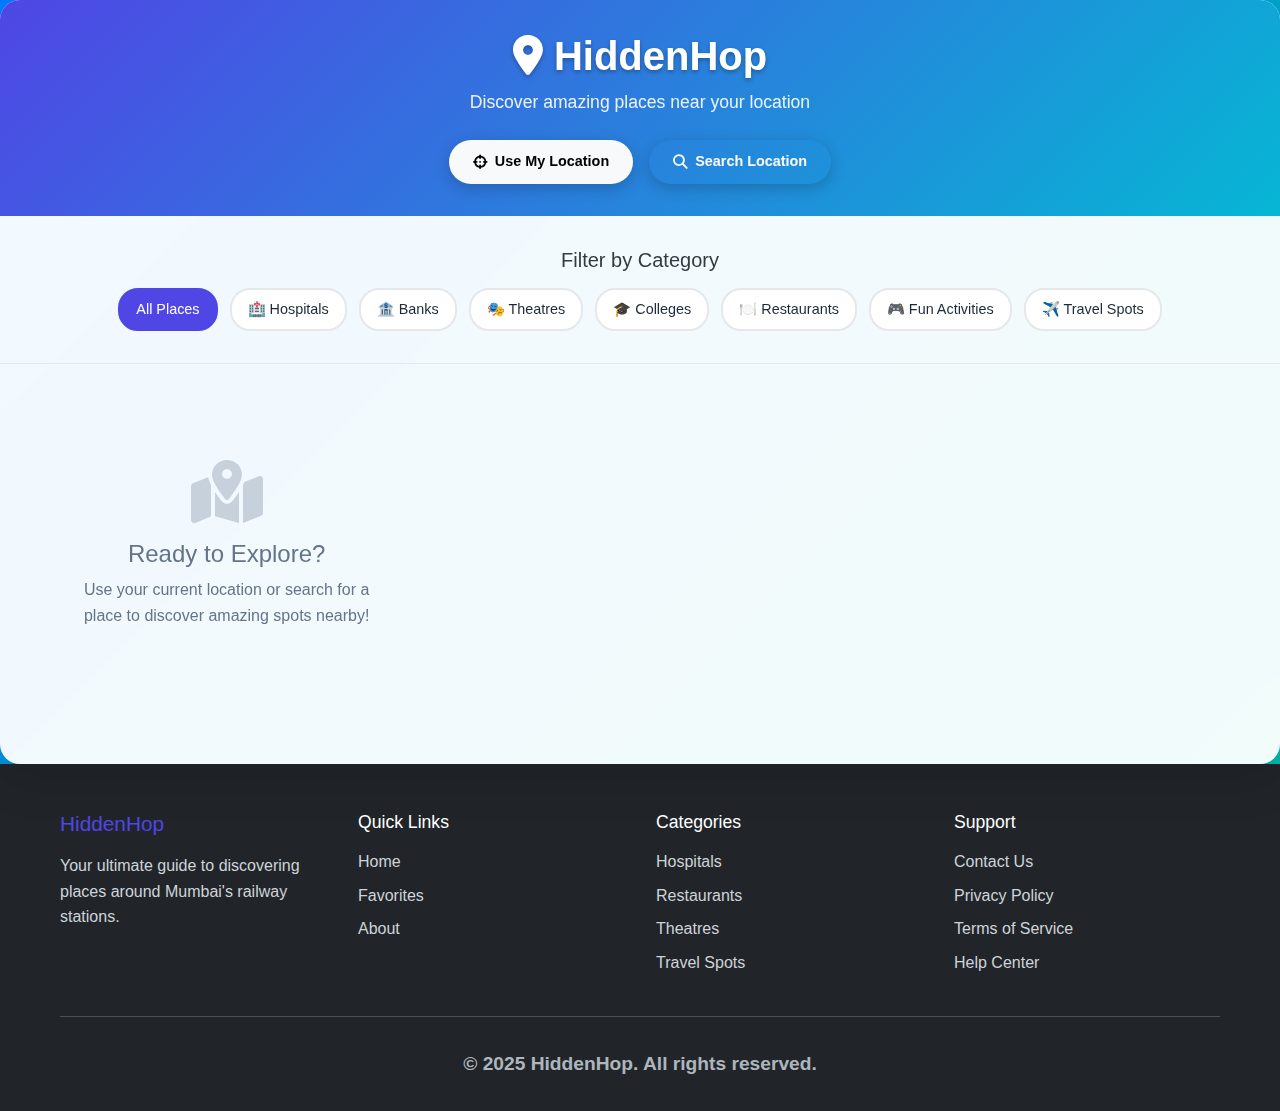
<file: main/place.html>
<!DOCTYPE html>
<html lang="en">
<head>
    <meta charset="UTF-8">
    <meta name="viewport" content="width=device-width, initial-scale=1.0">
    <title>HiddenHop - Nearby Places</title>
    <link href="https://cdnjs.cloudflare.com/ajax/libs/bootstrap/5.3.0/css/bootstrap.min.css" rel="stylesheet">
    <link href="https://cdnjs.cloudflare.com/ajax/libs/font-awesome/6.4.0/css/all.min.css" rel="stylesheet">
    <link rel="stylesheet" href="/public/style.css">


    <style>
        :root {
            --primary-color: #4f46e5;
            --secondary-color: #06b6d4;
            --success-color: #10b981;
            --warning-color: #f59e0b;
            --danger-color: #ef4444;
            --dark-color: #1f2937;
            --light-color: #f8fafc;
            --gradient-bg: linear-gradient(135deg, var(--primary-color) 0%, var(--secondary-color) 100%);
        }

        /* body {
            font-family: 'Inter', -apple-system, BlinkMacSystemFont, 'Segoe UI', Roboto, sans-serif;
            background: linear-gradient(135deg, #667eea 0%, #764ba2 100%);
            
            padding-top: 2rem;
        } */

      
    </style>
</head>
<body>
        <!-- Navigation -->
  
    

    
        <div class="main-container">
            <!-- Header Section -->
            <div class="header-section">
                <h1><i class="fas fa-map-marker-alt"></i> HiddenHop</h1>
                <p>Discover amazing places near your location</p>
                <div class="location-controls">
                    <button class="btn btn-light btn-custom" onclick="getCurrentLocation()">
                        <i class="fas fa-crosshairs"></i> Use My Location
                    </button>
                    <button class="btn btn-outline-light btn-custom" onclick="showLocationInput()">
                        <i class="fas fa-search"></i> Search Location
                    </button>
                </div>
                <div id="locationInput" style="display: none; margin-top: 1rem;">
                    <div class="row justify-content-center">
                        <div class="col-md-8">
                            <div class="input-group">
                                <input type="text" class="form-control" id="locationSearch" 
                                       placeholder="Enter city, address, or coordinates (lat,lng)">
                                <button class="btn btn-light" onclick="searchLocation()">
                                    <i class="fas fa-search"></i>
                                </button>
                            </div>
                        </div>
                    </div>
                </div>
            </div>

            <!-- Filters Section -->
            <div class="filters-section">
                <h5 class="text-center mb-3">Filter by Category</h5>
                <div class="category-filters">
                    <button class="filter-btn active" data-category="all">All Places</button>
                    <button class="filter-btn" data-category="hospital">🏥 Hospitals</button>
                    <button class="filter-btn" data-category="bank">🏦 Banks</button>
                    <button class="filter-btn" data-category="theatre">🎭 Theatres</button>
                    <button class="filter-btn" data-category="college">🎓 Colleges</button>
                    <button class="filter-btn" data-category="restaurant">🍽️ Restaurants</button>
                    <button class="filter-btn" data-category="fun">🎮 Fun Activities</button>
                    <button class="filter-btn" data-category="travel">✈️ Travel Spots</button>
                </div>
            </div>

            <!-- Loading Section -->
            <div class="loading-spinner" id="loadingSpinner">
                <div class="spinner"></div>
                <h5>Discovering amazing places near you...</h5>
                <p class="text-muted">This may take a few seconds</p>
            </div>

            <!-- Places Container -->
            <div class="places-container">
                <div id="currentLocation" class="alert alert-info" style="display: none;">
                    <i class="fas fa-map-marker-alt"></i> 
                    <span id="locationText">Click "Use My Location" to get started</span>
                </div>
                
                <div class="places-grid" id="placesGrid">
                    <div class="no-places">
                        <i class="fas fa-map-marked-alt"></i>
                        <h4>Ready to Explore?</h4>
                        <p>Use your current location or search for a place to discover amazing spots nearby!</p>
                    </div>
                </div>
            </div>
        </div>
    </div>
        <!-- Footer -->
    <footer class="footer">
        <div class="container">
            <div class="footer-content">
                <div class="footer-section">
                    <h3>HiddenHop</h3>
                    <p>Your ultimate guide to discovering places around Mumbai's railway stations.</p>
                
                </div>
                <div class="footer-section">
                    <h4>Quick Links</h4>
                    <a href="index.html">Home</a>
                    <a href="favorites.html">Favorites</a>
                    <a href="about.html">About</a>
                </div>
                <div class="footer-section">
                    <h4>Categories</h4>
                    <a href="places.html?category=hospitals">Hospitals</a>
                    <a href="places.html?category=restaurants">Restaurants</a>
                    <a href="places.html?category=theatres">Theatres</a>
                    <a href="places.html?category=travel">Travel Spots</a>
                </div>
                <div class="footer-section">
                    <h4>Support</h4>
                    <a href="contact.html">Contact Us</a>
                    <a href="#" class="footer-link">Privacy Policy</a>
                    <a href="#" class="footer-link">Terms of Service</a>
                    <a href="#" class="footer-link">Help Center</a>
                </div>
            </div>
            <div class="footer-bottom">
                <p>&copy; 2025 HiddenHop. All rights reserved.</p>
            </div>
        
    </footer>


    <script src="https://cdnjs.cloudflare.com/ajax/libs/bootstrap/5.3.0/js/bootstrap.bundle.min.js"></script>
    <script>
        // Global variables
        let currentLat = null;
        let currentLng = null;
        let allPlaces = [];
        let activeFilter = 'all';

        // Unsplash Access Key (Demo key - replace with your own)
        const UNSPLASH_ACCESS_KEY = 'your-unsplash-access-key-here';

        // Category mappings for Overpass API
        const categoryMappings = {
            hospital: {
                query: 'amenity=hospital',
                fallbackImage: 'hospital medical healthcare',
                icon: '🏥',
                description: 'Healthcare facility providing medical services'
            },
            bank: {
                query: 'amenity=bank',
                fallbackImage: 'bank finance building',
                icon: '🏦',
                description: 'Financial institution for banking services'
            },
            theatre: {
                query: 'amenity=theatre',
                fallbackImage: 'theatre theater performance',
                icon: '🎭',
                description: 'Entertainment venue for performances'
            },
            college: {
                query: 'amenity=college',
                fallbackImage: 'college university education',
                icon: '🎓',
                description: 'Educational institution for higher learning'
            },
            restaurant: {
                query: 'amenity=restaurant',
                fallbackImage: 'restaurant food dining',
                icon: '🍽️',
                description: 'Dining establishment serving meals'
            },
            fun: {
                query: 'leisure=park',
                fallbackImage: 'park recreation fun activities',
                icon: '🎮',
                description: 'Recreational area for leisure activities'
            },
            travel: {
                query: 'tourism=attraction',
                fallbackImage: 'tourist attraction travel',
                icon: '✈️',
                description: 'Popular destination for tourists'
            }
        };

        // Initialize the application
        document.addEventListener('DOMContentLoaded', function() {
            initializeFilters();
        });

        function initializeFilters() {
            const filterButtons = document.querySelectorAll('.filter-btn');
            filterButtons.forEach(btn => {
                btn.addEventListener('click', function() {
                    filterButtons.forEach(b => b.classList.remove('active'));
                    this.classList.add('active');
                    activeFilter = this.dataset.category;
                    filterPlaces();
                });
            });
        }

        function showLocationInput() {
            const locationInput = document.getElementById('locationInput');
            locationInput.style.display = locationInput.style.display === 'none' ? 'block' : 'none';
        }

        function getCurrentLocation() {
            if (!navigator.geolocation) {
                alert('Geolocation is not supported by this browser');
                return;
            }

            showLoading(true);
            navigator.geolocation.getCurrentPosition(
                position => {
                    currentLat = position.coords.latitude;
                    currentLng = position.coords.longitude;
                    updateLocationDisplay(`${currentLat.toFixed(4)}, ${currentLng.toFixed(4)}`);
                    fetchNearbyPlaces();
                },
                error => {
                    showLoading(false);
                    alert('Error getting location: ' + error.message);
                },
                {
                    enableHighAccuracy: true,
                    timeout: 10000,
                    maximumAge: 300000
                }
            );
        }

        function searchLocation() {
            const searchInput = document.getElementById('locationSearch');
            const query = searchInput.value.trim();
            
            if (!query) {
                alert('Please enter a location');
                return;
            }

            showLoading(true);

            // Check if input is coordinates (lat,lng format)
            const coordMatch = query.match(/^(-?\d+\.?\d*),\s*(-?\d+\.?\d*)$/);
            if (coordMatch) {
                currentLat = parseFloat(coordMatch[1]);
                currentLng = parseFloat(coordMatch[2]);
                updateLocationDisplay(query);
                fetchNearbyPlaces();
                return;
            }

            // Use Nominatim API for geocoding
            fetch(`https://nominatim.openstreetmap.org/search?format=json&q=${encodeURIComponent(query)}&limit=1`)
                .then(response => response.json())
                .then(data => {
                    if (data && data.length > 0) {
                        currentLat = parseFloat(data[0].lat);
                        currentLng = parseFloat(data[0].lon);
                        updateLocationDisplay(data[0].display_name);
                        fetchNearbyPlaces();
                    } else {
                        showLoading(false);
                        alert('Location not found. Please try a different search term.');
                    }
                })
                .catch(error => {
                    showLoading(false);
                    alert('Error searching location: ' + error.message);
                });
        }

        function updateLocationDisplay(locationText) {
            const locationDiv = document.getElementById('currentLocation');
            const locationTextSpan = document.getElementById('locationText');
            locationTextSpan.textContent = `Current location: ${locationText}`;
            locationDiv.style.display = 'block';
        }

        function showLoading(show) {
            const spinner = document.getElementById('loadingSpinner');
            spinner.style.display = show ? 'block' : 'none';
        }

        async function fetchNearbyPlaces() {
            if (!currentLat || !currentLng) return;

            showLoading(true);
            allPlaces = [];

            try {
                // Fetch places for each category
                const promises = Object.entries(categoryMappings).map(([category, config]) => 
                    fetchPlacesForCategory(category, config)
                );

                const results = await Promise.all(promises);
                allPlaces = results.flat().filter(place => place !== null);
                
                // Sort by distance
                allPlaces.sort((a, b) => a.distance - b.distance);
                
                showLoading(false);
                displayPlaces(allPlaces);
            } catch (error) {
                showLoading(false);
                console.error('Error fetching places:', error);
                showNoPlaces('Error loading places. Please try again.');
            }
        }

        async function fetchPlacesForCategory(category, config) {
            const radius = 5000; // 5km radius
            const overpassQuery = `
                [out:json][timeout:25];
                (
                  node[${config.query}](around:${radius},${currentLat},${currentLng});
                  way[${config.query}](around:${radius},${currentLat},${currentLng});
                  relation[${config.query}](around:${radius},${currentLat},${currentLng});
                );
                out center tags;
            `;

            try {
                const response = await fetch('https://overpass-api.de/api/interpreter', {
                    method: 'POST',
                    body: overpassQuery,
                    headers: {
                        'Content-Type': 'application/x-www-form-urlencoded',
                    }
                });

                if (!response.ok) throw new Error(`HTTP error! status: ${response.status}`);
                
                const data = await response.json();
                
                return data.elements.map(element => {
                    const lat = element.lat || (element.center && element.center.lat);
                    const lng = element.lon || (element.center && element.center.lon);
                    
                    if (!lat || !lng) return null;

                    const distance = calculateDistance(currentLat, currentLng, lat, lng);
                    
                    return {
                        id: element.id,
                        name: element.tags?.name || 'Unknown Place',
                        category: category,
                        categoryIcon: config.icon,
                        lat: lat,
                        lng: lng,
                        distance: distance,
                        address: formatAddress(element.tags),
                        phone: element.tags?.phone || element.tags?.['contact:phone'] || ':-)',
                        website: element.tags?.website || element.tags?.['contact:website'] || ':-)',
                        email: element.tags?.email || element.tags?.['contact:email'] || ':-)',
                        description: element.tags?.description || config.description,
                        tags: element.tags,
                        image: null // Will be set later
                    };
                }).filter(place => place !== null);
            } catch (error) {
                console.error(`Error fetching ${category} places:`, error);
                return [];
            }
        }

        function formatAddress(tags) {
            if (!tags) return ':-) Address not available';
            
            const addressParts = [
                tags['addr:housenumber'],
                tags['addr:street'],
                tags['addr:city'] || tags['addr:town'] || tags['addr:village'],
                tags['addr:postcode'],
                tags['addr:country']
            ].filter(part => part);
            
            return addressParts.length > 0 ? addressParts.join(', ') : ':-) Address not available';
        }

        function calculateDistance(lat1, lng1, lat2, lng2) {
            const R = 6371; // Earth's radius in kilometers
            const dLat = (lat2 - lat1) * Math.PI / 180;
            const dLng = (lng2 - lng1) * Math.PI / 180;
            const a = Math.sin(dLat/2) * Math.sin(dLat/2) +
                    Math.cos(lat1 * Math.PI / 180) * Math.cos(lat2 * Math.PI / 180) *
                    Math.sin(dLng/2) * Math.sin(dLng/2);
            const c = 2 * Math.atan2(Math.sqrt(a), Math.sqrt(1-a));
            return R * c;
        }

        async function getUnsplashImage(searchTerm) {
            // For demo purposes, return a placeholder since we don't have real API key
            // In production, you would use: 
            // const response = await fetch(`https://api.unsplash.com/search/photos?query=${encodeURIComponent(searchTerm)}&per_page=1&client_id=${UNSPLASH_ACCESS_KEY}`);
            
            // Return placeholder image for demo
            return `https://source.unsplash.com/400x300/?${encodeURIComponent(searchTerm)}`;
        }

        function filterPlaces() {
            const filteredPlaces = activeFilter === 'all' ? 
                allPlaces : 
                allPlaces.filter(place => place.category === activeFilter);
            displayPlaces(filteredPlaces);
        }

        async function displayPlaces(places) {
            const grid = document.getElementById('placesGrid');
            
            if (!places || places.length === 0) {
                showNoPlaces();
                return;
            }

            // Get images for all places
            for (let place of places) {
                if (!place.image) {
                    const category = categoryMappings[place.category];
                    place.image = await getUnsplashImage(category.fallbackImage);
                }
            }

            grid.innerHTML = places.map(place => `
                <div class="place-card">
                    <img src="${place.image}" alt="${place.name}" class="place-image" 
                         onerror="this.src='https://via.placeholder.com/400x200/e5e7eb/64748b?text=${encodeURIComponent(place.categoryIcon + ' ' + place.name)}'">
                    <div class="place-content">
                        <div class="place-header">
                            <div>
                                <h3 class="place-name">${place.name}</h3>
                                <span class="place-category">${place.categoryIcon} ${place.category.charAt(0).toUpperCase() + place.category.slice(1)}</span>
                            </div>
                        </div>
                        
                        <div class="place-info">
                            <div class="info-item">
                                <i class="fas fa-map-marker-alt"></i>
                                <span>${place.address}</span>
                            </div>
                            <div class="info-item">
                                <i class="fas fa-route"></i>
                                <span>${place.distance.toFixed(2)} km away</span>
                            </div>
                            <div class="info-item">
                                <i class="fas fa-phone"></i>
                                <span>${place.phone}</span>
                            </div>
                            <div class="info-item">
                                <i class="fas fa-globe"></i>
                                <span>${place.website}</span>
                            </div>
                            <div class="info-item">
                                <i class="fas fa-envelope"></i>
                                <span>${place.email}</span>
                            </div>
                        </div>
                        
                        <p class="place-description">${place.description}</p>
                        
                        <div class="place-actions">
                            <button class="btn-action btn-favorite" onclick="addToFavorites('${place.id}')">
                                <i class="fas fa-star"></i> Add to Favorites
                            </button>
                            <button class="btn-action btn-details" onclick="viewDetails('${place.id}')">
                                <i class="fas fa-info-circle"></i> View Details
                            </button>
                        </div>
                    </div>
                </div>
            `).join('');
        }

        function showNoPlaces(message = '') {
            const grid = document.getElementById('placesGrid');
            const defaultMessage = activeFilter === 'all' ? 
                'No places found in this area. Try a different location or check your internet connection.' :
                `No ${activeFilter} places found in this area. Try selecting "All Places" or a different location.`;
            
            grid.innerHTML = `
                <div class="no-places">
                    <i class="fas fa-search"></i>
                    <h4>No Places Found</h4>
                    <p>${message || defaultMessage}</p>
                </div>
            `;
        }

        function addToFavorites(placeId) {
            const place = allPlaces.find(p => p.id == placeId);
            if (place) {
                // In a real app, you'd save to a database or localStorage
                alert(`Added "${place.name}" to favorites! 🌟`);
            }
        }

        function viewDetails(placeId) {
            const place = allPlaces.find(p => p.id == placeId);
            if (place) {
                // In a real app, you might navigate to a details page
                const details = `
                    Place: ${place.name}
                    Category: ${place.category}
                    Distance: ${place.distance.toFixed(2)} km
                    Address: ${place.address}
                    Phone: ${place.phone}
                    Website: ${place.website}
                    Email: ${place.email}
                    
                    Coordinates: ${place.lat}, ${place.lng}
                `;
                alert(details);
            }
        }

        // Handle input events
        document.getElementById('locationSearch')?.addEventListener('keypress', function(e) {
            if (e.key === 'Enter') {
                searchLocation();
            }
        });
    </script>
</body>
</html>
</file>
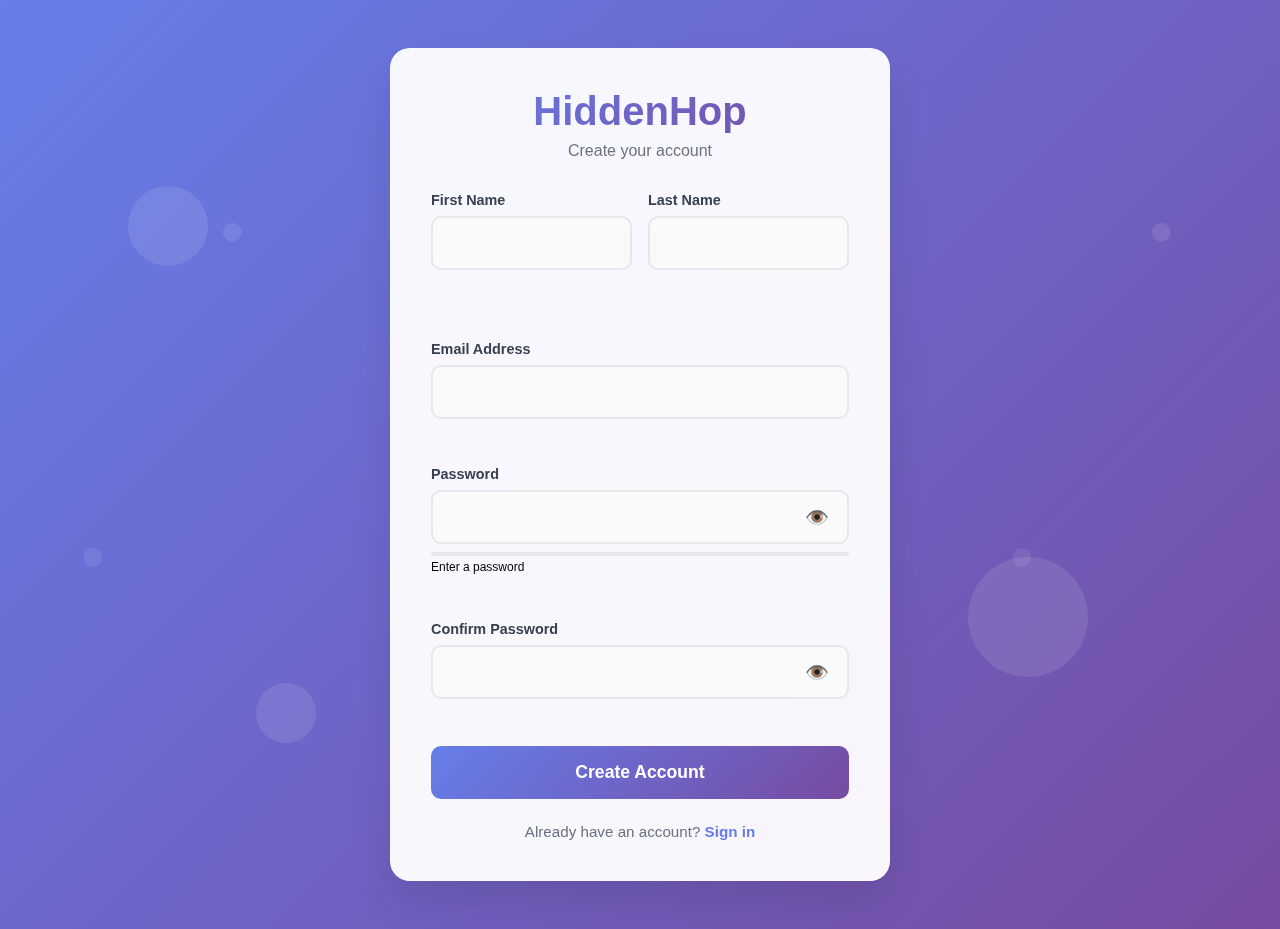
<file: main/signup.html>
<!DOCTYPE html>
<html lang="en">
<head>
    <meta charset="UTF-8">
    <meta name="viewport" content="width=device-width, initial-scale=1.0">
    <title>HiddenHop - Sign Up</title>
  <link rel="stylesheet" href="/public/auth.css">
</head>
<body>
    <div class="floating-shapes">
        <div class="shape"></div>
        <div class="shape"></div>
        <div class="shape"></div>
    </div>

    <div class="signup-container">
        <div class="logo">
            <h1>HiddenHop</h1>
            <p>Create your account</p>
        </div>

        <form id="signupForm" novalidate>
            <div class="form-row">
                <div class="form-group">
                    <label for="firstName">First Name</label>
                    <input type="text" id="firstName" name="firstName" required>
                    <div class="error-message" id="firstNameError">First name is required</div>
                </div>
                <div class="form-group">
                    <label for="lastName">Last Name</label>
                    <input type="text" id="lastName" name="lastName" required>
                    <div class="error-message" id="lastNameError">Last name is required</div>
                </div>
            </div>

            <div class="form-group">
                <label for="email">Email Address</label>
                <input type="email" id="email" name="email" required>
                <div class="error-message" id="emailError">Please enter a valid email address</div>
            </div>


            <div class="form-group">
                <label for="password">Password</label>
                <div class="input-container">
                    <input type="password" id="password" name="password" required>
                    <button type="button" class="password-toggle" onclick="togglePassword('password')">👁️</button>
                </div>
                <div class="strength-meter">
                    <div class="strength-fill" id="strengthBar"></div>
                </div>
                <div class="strength-text" id="strengthText">Enter a password</div>
                <div class="error-message" id="passwordError">Password must be at least 6 characters</div>
            </div>

            <div class="form-group">
                <label for="confirmPassword">Confirm Password</label>
                <div class="input-container">
                    <input type="password" id="confirmPassword" name="confirmPassword" required>
                    <button type="button" class="password-toggle" onclick="togglePassword('confirmPassword')">👁️</button>
                </div>
                <div class="error-message" id="confirmPasswordError">Passwords do not match</div>
            </div>



            <button type="submit" class="signup-btn" id="submitBtn">
                Create Account
            </button>
        </form>



        <div class="login-link">
            Already have an account? <a href="login.html">Sign in</a>
        </div>
    </div>

    <script>
    

        // Password visibility toggle
        function togglePassword(fieldId) {
            const field = document.getElementById(fieldId);
            const button = field.nextElementSibling;
            
            if (field.type === 'password') {
                field.type = 'text';
                button.textContent = '🙈';
            } else {
                field.type = 'password';
                button.textContent = '👁️';
            }
        }

        // Password strength checker
        function checkPasswordStrength(password) {
            const strengthBar = document.getElementById('strengthBar');
            const strengthText = document.getElementById('strengthText');
            
            let strength = 0;
            const checks = {
                length: password.length >= 6,
                lowercase: /[a-z]/.test(password),
                uppercase: /[A-Z]/.test(password),
                numbers: /\d/.test(password),
                symbols: /[!@#$%^&*(),.?":{}|<>]/.test(password)
            };
            
            strength = Object.values(checks).filter(Boolean).length;
            
            // Reset classes
            strengthBar.className = 'strength-fill';
            
            if (strength === 0) {
                strengthText.textContent = 'Enter a password';
                strengthText.style.color = '#6b7280';
            } else if (strength <= 2) {
                strengthBar.classList.add('strength-1');
                strengthText.textContent = 'Weak password';
                strengthText.style.color = '#ef4444';
            } else if (strength === 3) {
                strengthBar.classList.add('strength-2');
                strengthText.textContent = 'Fair password';
                strengthText.style.color = '#f59e0b';
            } else if (strength === 4) {
                strengthBar.classList.add('strength-3');
                strengthText.textContent = 'Good password';
                strengthText.style.color = '#10b981';
            } else {
                strengthBar.classList.add('strength-4');
                strengthText.textContent = 'Strong password';
                strengthText.style.color = '#059669';
            }
            
            return strength;
        }
    // Form validation state
        const validation = {
            firstName: false,
            lastName: false,
            email: false,
            password: false,
            confirmPassword: false
        };
        // Field validation
        function validateField(fieldName, value) {
            const errorElement = document.getElementById(fieldName + 'Error');
            let isValid = false;
            
            switch (fieldName) {
                case 'firstName':
                case 'lastName':
                    isValid = value.trim().length >= 2;
                    console.log("FN and LN :"+isValid);
                    break;
                    
                case 'email':
                    const emailRegex = /^[^\s@]+@[^\s@]+\.[^\s@]+$/;
                    isValid = emailRegex.test(value.trim());
                       console.log("email:"+isValid);
                    break;
                    
                case 'password':
                    const strength = checkPasswordStrength(value);
                    isValid = value.length >= 5 && strength >= 2;
                       console.log("Password :"+isValid);
                    break;
                    
                case 'confirmPassword':
                    const passwordValue = document.getElementById('password').value;
                    isValid = value === passwordValue && value.length > 0;
                       console.log("Con password:"+isValid);
                    break;
            
            }
            
            if (isValid) {
                errorElement.classList.remove('show');
            } else {
                errorElement.classList.add('show');
            }
            
            validation[fieldName] = isValid;
            updateSubmitButton();
            
            return isValid;
        }

        // Update submit button state
        function updateSubmitButton() {
            const submitBtn = document.getElementById('submitBtn');
            const isFormValid = Object.values(validation).every(valid => valid);
            submitBtn.disabled = !isFormValid;
        }


       
        // Event listeners
        document.addEventListener('DOMContentLoaded', function() {
            // Add input event listeners
            ['firstName', 'lastName', 'email', 'password', 'confirmPassword'].forEach(field => {
                const element = document.getElementById(field);
                element.addEventListener('input', (e) => {
                    validateField(field, e.target.value);
                });
                element.addEventListener('blur', (e) => {
                    validateField(field, e.target.value);
                });
            });

          

            // Form submission
            document.getElementById('signupForm').addEventListener('submit', function(e) {
                e.preventDefault();
                
                // Validate all fields
                const formData = new FormData(this);
                let isValid = true;
                ['firstName', 'lastName', 'email', 'password', 'confirmPassword'].forEach(field => {
    const value = document.getElementById(field).value || '';
    if (!validateField(field, value)) {
        isValid = false;
    }
});

                
                // ['firstName', 'lastName', 'email', 'password', 'confirmPassword'].forEach(field => {
                //     const value = field 
                //         ? document.getElementById(field).checked
                //         : formData.get(field) || '';
                //     if (!validateField(field, value)) {
                //         isValid = false;
                //     }
                // });
                
                if (isValid) {
                    const submitBtn = document.getElementById('submitBtn');
                    submitBtn.textContent = 'Creating Account...';
                    submitBtn.disabled = true;
                    
                    // Simulate API call
                    setTimeout(() => {
                        alert('Account created successfully! ');
                           window.location.href = "login.html";
                        submitBtn.textContent = 'Create Account';
                        
        
                        submitBtn.disabled = false;
                        this.reset();
                        
                        // Reset validation state
                        Object.keys(validation).forEach(key => validation[key] = false);
                        updateSubmitButton();
                        
                        // Reset password strength
                        document.getElementById('strengthBar').className = 'strength-fill';
                        document.getElementById('strengthText').textContent = 'Enter a password';
                        document.getElementById('strengthText').style.color = '#6b7280';
                    }, 2000);
                }
            });
        });
    </script>
</body>
</html>
<!-- 9signup.html:154  Uncaught TypeError: value.trim is not a function
    at validateField (signup.html:154:37)
    at signup.html:226:26
    at Array.forEach (<anonymous>) -->
</file>
<file: public/style.css>
/* Base Style */
* {
    margin: 0;
    padding: 0;
    box-sizing: border-box;
}

:root {
    --primary-color: #667eea;
    --secondary-color: #764ba2;
    --accent-color: #ff6b6b;
    --success-color: #4caf50;
    --warning-color: #ff9800;
    --error-color: #f44336;
    --dark-color: #2c3e50;
    --light-color: #ecf0f1;
    --white: #ffffff;
    --gray-100: #f8f9fa;
    --gray-200: #e9ecef;
    --gray-300: #dee2e6;
    --gray-400: #ced4da;
    --gray-500: #adb5bd;
    --gray-600: #6c757d;
    --gray-700: #495057;
    --gray-800: #343a40;
    --gray-900: #212529;

    --font-primary: 'Segoe UI', Tahoma, Geneva, Verdana, sans-serif;
    --font-secondary: 'Arial', sans-serif;

    --shadow-sm: 0 2px 4px rgba(0, 0, 0, 0.1);
    --shadow-md: 0 4px 8px rgba(0, 0, 0, 0.12);
    --shadow-lg: 0 8px 16px rgba(0, 0, 0, 0.15);
    --shadow-xl: 0 12px 24px rgba(0, 0, 0, 0.18);

    --border-radius-sm: 6px;
    --border-radius-md: 12px;
    --border-radius-lg: 18px;
    --border-radius-xl: 24px;

    --transition-fast: 0.2s ease;
    --transition-normal: 0.3s ease;
    --transition-slow: 0.5s ease;
}


body {
    font-family: var(--font-primary);
    line-height: 1.6;
    color: var(--gray-800);
    /* background:linear-gradient(135deg, #00c6ff, #0072ff); */
/* background: linear-gradient(135deg, #ece9e6, #ffffff); */
  background: linear-gradient(135deg, #007bff 0%, #00c49a 100%);
/* 
    background: linear-gradient(135deg, var(--primary-color) 0%, var(--secondary-color) 100%); */
    min-height: 100vh;
}

.container {
    max-width: 1200px;
    margin: 0 auto;
    padding: 0 20px;
}
/* Navigation bar styling */
.navbar {
    background: rgba(255, 255, 255, 0.95);
    backdrop-filter: blur(15px);
    box-shadow: var(--shadow-md);
    position: fixed;
    width: 100%;
    top: 0;
    z-index: 1000;
    transition: var(--transition-normal);
}

.nav-container {
    display: flex;
    justify-content: space-between;
    align-items: center;
    padding: 1rem 2rem;
    width: 100%;

}

.nav-logo a {
    font-size: 1.8rem;
    font-weight: bold;
    color: var(--primary-color);
    text-decoration: none;
    transition: var(--transition-fast);
}

.nav-logo a:hover {
    transform: scale(1.05);
}

.nav-menu {
    display: flex;
    gap: 2rem;
    align-items: center;
}

.nav-link {
    text-decoration: none;
    color: var(--gray-700);
    font-weight: 500;
    position: relative;
    transition: var(--transition-fast);
    display: flex;
    align-items: center;
    gap: 0.5rem;
}

.nav-link:hover,
.nav-link.active {
    color: var(--primary-color);
}

.nav-link::after {
    content: '';
    position: absolute;
    bottom: -5px;
    left: 0;
    width: 0;
    height: 2px;
    background: var(--primary-color);
    transition: var(--transition-fast);
}

.nav-link:hover::after,
.nav-link.active::after {
    width: 100%;
}

.fav-count {
    background: var(--accent-color);
    color: white;
    border-radius: 50%;
    min-width: 20px;
    height: 20px;
    font-size: 0.75rem;
    display: flex;
    align-items: center;
    justify-content: center;
    margin-left: 0.3rem;
}

.nav-auth {
    display: flex;
    gap: 1rem;
    align-items: center;
}

.hamburger {
    display: none;
    flex-direction: column;
    cursor: pointer;
    gap: 4px;
}

.hamburger span {
    width: 25px;
    height: 3px;
    background: var(--gray-700);
    transition: var(--transition-fast);
}

/* Buttton  */
.btn {
    padding: 0.7rem 1.5rem;
    border: none;
    border-radius: var(--border-radius-lg);
    cursor: pointer;
    font-weight: 500;
    text-decoration: none;
    display: inline-flex;
    align-items: center;
    justify-content: center;
    gap: 0.5rem;
    transition: var(--transition-normal);
    font-size: 0.9rem;
}

.btn-primary {
    background: var(--primary-color);
    color: white;
}

.btn-primary:hover {
    background: #5a6fd8;
    transform: translateY(-2px);
    box-shadow: var(--shadow-lg);
}

/* .btn-large {
    padding: 1rem 2rem;
    font-size: 1rem;
}

.btn-success {
    background: var(--success-color);
    color: white;
}

.btn-error {
    background: var(--error-color);
    color: white;
} */
/* Main section Style */
.main {
    display: flex;
    align-items: center;
    justify-content: space-between;
    min-height: 80vh;
    padding: 120px 2rem 2rem;
    color: white;
    position: relative;
    overflow: hidden;
}
.main::before {
    content: '';
    position: absolute;
    top: 0;
    left: 0;
    right: 0;
    bottom: 0;
    background: url('data:image/svg+xml,<svg xmlns="http://www.w3.org/2000/svg" viewBox="0 0 100 100"><circle cx="20" cy="20" r="2" fill="rgba(255,255,255,0.1)"/><circle cx="80" cy="40" r="1.5" fill="rgba(255,255,255,0.1)"/><circle cx="40" cy="80" r="1" fill="rgba(255,255,255,0.1)"/></svg>');
    animation: float 20s ease-in-out infinite;
}

@keyframes float {
    0%, 100% { transform: translateY(0px) rotate(0deg); }
    50% { transform: translateY(-20px) rotate(180deg); }
}
.main-content {
    flex: 1;
    max-width: 600px;
    z-index: 2;
    position: relative;
}
.main-title {
    font-size: clamp(2.5rem, 5vw, 4rem);
    font-weight: bold;
    margin-bottom: 1.5rem;
    text-shadow: 2px 2px 4px rgba(0,0,0,0.3);
    animation: slideInUp 0.8s ease;
}
.main-subtitle {
    font-size: 1.3rem;
    margin-bottom: 2rem;
    opacity: 0.95;
    animation: slideInUp 0.8s ease 0.2s both;
}
.main-stats {
    display: flex;
    gap: 2rem;
    margin-top: 2rem;
    animation: slideInUp 0.8s ease 0.4s both;
}
@keyframes slideInUp {
    from {
        opacity: 0;
        transform: translateY(30px);
    }
    to {
        opacity: 1;
        transform: translateY(0);
    }
}

.stat {
    text-align: center;
}

.stat-number {
    display: block;
    font-size: 2rem;
    font-weight: bold;
    color: white;
}

.stat-label {
    font-size: 0.9rem;
    opacity: 0.8;
}
.main-visual {
    flex: 1;
    position: relative;
    display: flex;
    justify-content: center;
    align-items: center;
    height: 400px;
}

.floating-card {
    position: absolute;
    width: 80px;
    height: 80px;
    background: rgba(255, 255, 255, 0.2);
    backdrop-filter: blur(10px);
    border-radius: var(--border-radius-lg);
    display: flex;
    align-items: center;
    justify-content: center;
    font-size: 2rem;
    animation: floatCard 3s ease-in-out infinite;
}

.floating-card:nth-child(1) {
    top: 20%;
    left: 10%;
    animation-delay: 0s;
}

.floating-card:nth-child(2) {
    top: 60%;
    right: 20%;
    animation-delay: 1s;
}

.floating-card:nth-child(3) {
    bottom: 20%;
    left: 30%;
    animation-delay: 2s;
}
@keyframes floatCard {
    0%, 100% { transform: translateY(0px); }
    50% { transform: translateY(-20px); }
}

/* Search station styling */
.search-section {
    background: rgba(255, 255, 255, 0.95);
    backdrop-filter: blur(15px);
    margin: -50px 2rem 4rem;
    border-radius: var(--border-radius-xl);
    padding: 3rem;
    box-shadow: var(--shadow-xl);
    position: relative;
    z-index: 10;
}
.section-title {
    text-align: center;
    font-size: 2.2rem;
    color: var(--gray-800);
    margin-bottom: 1rem;
    font-weight: 600;
}
.search-container {
    max-width: 600px;
    margin: 0 auto;
}

.search-box {
    position: relative;
    margin-bottom: 1.5rem;
}
.search-input {
    width: 100%;
    padding: 1.2rem 1.5rem 1.2rem 3rem;
    font-size: 1.1rem;
    border: 2px solid var(--gray-300);
    border-radius: var(--border-radius-xl);
    outline: none;
    transition: var(--transition-normal);
    background: white;
}
.search-input:focus {
    border-color: var(--primary-color);
    box-shadow: 0 0 0 4px rgba(102, 126, 234, 0.1);
}

.search-icon {
    position: absolute;
    left: 1rem;
    top: 50%;
    transform: translateY(-50%);
    font-size: 1.2rem;
    color: var(--gray-500);
}
.search-btn {
    width: 100%;
    padding: 1rem;
    background: var(--primary-color);
    color: white;
    border: none;
    border-radius: var(--border-radius-lg);
    font-size: 1.1rem;
    font-weight: 600;
    cursor: pointer;
    transition: var(--transition-normal);
}
.search-btn:hover {
    background: #5a6fd8;
    transform: translateY(-2px);
    box-shadow: var(--shadow-lg);
}
.suggestions {
    position: absolute;
    top: 100%;
    left: 0;
    right: 0;
    background: white;
    border: 1px solid var(--gray-300);
    border-radius: var(--border-radius-md);
    max-height: 250px;
    overflow-y: auto;
    z-index: 100;
    display: none;
    box-shadow: var(--shadow-lg);
}

.suggestion-item {
    padding: 1rem 1.5rem;
    cursor: pointer;
    border-bottom: 1px solid var(--gray-200);
    transition: var(--transition-fast);
}

.suggestion-item:hover {
    background: var(--gray-100);
    color: var(--primary-color);
}
.suggestion-item:last-child {
    border-bottom: none;
}

.popular-stations {
    display: flex;
    align-items: center;
    justify-content: center;
    gap: 1rem;
    flex-wrap: wrap;
    margin-top: 1rem;
}

.popular-label {
    color: var(--gray-600);
    font-weight: 500;
}

.station-chip {
    background: var(--gray-200);
    color: var(--gray-700);
    border: none;
    padding: 0.5rem 1rem;
    border-radius: var(--border-radius-lg);
    cursor: pointer;
    transition: var(--transition-fast);
    font-size: 0.9rem;
}

.station-chip:hover {
    background: var(--primary-color);
    color: white;
    transform: translateY(-2px);
}


/* ===== CATEGORIES SECTION ===== */
.categories-preview {
    padding: 4rem 0;
    background: rgba(255, 255, 255, 0.1);
    backdrop-filter: blur(10px);
}
.categories-grid {
    display: grid;
    grid-template-columns: repeat(auto-fit, minmax(280px, 1fr));
    gap: 2rem;
    margin-top: 3rem;
}
.category-card {
    background: white;
    border-radius: var(--border-radius-lg);
    padding: 2rem;
    text-align: center;
    cursor: pointer;
    transition: var(--transition-normal);
    border: 2px solid transparent;
    position: relative;
    overflow: hidden;
}

.category-card::before {
    content: '';
    position: absolute;
    top: 0;
    left: -100%;
    width: 100%;
    height: 100%;
    background: linear-gradient(90deg, transparent, rgba(102, 126, 234, 0.1), transparent);
    transition: var(--transition-slow);
}

.category-card:hover::before {
    left: 100%;
}
.category-card:hover {
    transform: translateY(-8px);
    box-shadow: var(--shadow-xl);
    border-color: var(--primary-color);
}

.category-icon {
    font-size: 3rem;
    margin-bottom: 1.5rem;
    display: block;
    transition: var(--transition-normal);
}

.category-card:hover .category-icon {
    transform: scale(1.1) rotate(5deg);
}
.category-card h3 {
    color: var(--gray-800);
    font-size: 1.4rem;
    margin-bottom: 0.8rem;
    font-weight: 600;
}

.category-card p {
    color: var(--gray-600);
    font-size: 1rem;
    line-height: 1.5;
    margin-bottom: 1rem;
}
.category-count {
    display: inline-block;
    background: var(--primary-color);
    color: white;
    padding: 0.3rem 0.8rem;
    border-radius: var(--border-radius-lg);
    font-size: 0.8rem;
    font-weight: 500;
}
.section-subtitle {
    text-align: center;
    color: var(--gray-600);
    margin-bottom: 2rem;
    font-size: 1.1rem;
}
/* ===== CTA SECTION ===== */
.cta-section {
    background: rgba(255, 255, 255, 0.95);
    padding: 4rem 0;
    text-align: center;
}

.cta-content h2 {
    font-size: 2.5rem;
    color: var(--gray-800);
    margin-bottom: 1rem;
}
.cta-content p {
    font-size: 1.2rem;
    color: var(--gray-600);
    margin-bottom: 2rem;
    max-width: 600px;
    margin-left: auto;
    margin-right: auto;
}
.cta-buttons {
    display: flex;
    gap: 1rem;
    justify-content: center;
    flex-wrap: wrap;
}

/* ===== FEATURES SECTION ===== */
.features-section {
    padding: 4rem 0;
    background: rgba(255, 255, 255, 0.1);
}

.features-grid {
    display: grid;
    grid-template-columns: repeat(auto-fit, minmax(250px, 1fr));
    gap: 2rem;
    margin-top: 3rem;
}

.feature-card {
    background: rgba(255, 255, 255, 0.9);
    border-radius: var(--border-radius-lg);
    padding: 2rem;
    text-align: center;
    transition: var(--transition-normal);
}

.feature-card:hover {
    transform: translateY(-5px);
    box-shadow: var(--shadow-lg);
}
.feature-icon {
    font-size: 3rem;
    margin-bottom: 1rem;
    display: block;
}

.feature-card h3 {
    color: var(--gray-800);
    margin-bottom: 1rem;
    font-size: 1.3rem;
}

.feature-card p {
    color: var(--gray-600);
    line-height: 1.6;
}
/* footer */
.footer {
    background: var(--gray-900);
    color: white;
    padding: 3rem 0 1rem;
}
.footer-content {
    display: grid;
    grid-template-columns: repeat(auto-fit, minmax(250px, 1fr));
    gap: 2rem;
    margin-bottom: 2rem;
}
.footer-section h3 {
    color: var(--primary-color);
    margin-bottom: 1rem;
    font-size: 1.3rem;
}

.footer-section h4 {
    color: white;
    margin-bottom: 1rem;
    font-size: 1.1rem;
}
.footer-section p {
    color: var(--gray-400);
    line-height: 1.6;
    margin-bottom: 1rem;
}

.footer-section a {
    color: var(--gray-400);
    text-decoration: none;
    display: block;
    margin-bottom: 0.5rem;
    transition: var(--transition-fast);
}

.footer-section a:hover {
    color: white;
    padding-left: 5px;
}

.footer-bottom {
    border-top: 1px solid var(--gray-700);
    padding-top: 2rem;
    text-align: center;
    color: var(--gray-500);
}

.footer-bottom p{
    font-size: larger;
    font-weight: bolder;

}

/* MEADIA query for the home page */

@media (max-width: 768px) {
    .nav-menu {
        position: fixed;
        top: 80px;
        left: -100%;
        width: 100%;
        height: calc(100vh - 80px);
        background: white;
        flex-direction: column;
        justify-content: flex-start;
        align-items: center;
        padding-top: 2rem;
        transition: var(--transition-normal);
        box-shadow: var(--shadow-lg);
    }

    .nav-menu.active {
        left: 0;
    }

  

    .hamburger {
        display: flex;
    }

    .hamburger.active span:nth-child(1) {
        transform: rotate(45deg) translate(7px, 7px);
    }

    .hamburger.active span:nth-child(2) {
        opacity: 0;
    }

    .hamburger.active span:nth-child(3) {
        transform: rotate(-45deg) translate(6px, -6px);
    }

    .main-title {
        font-size: 2.5rem;
    }

    .main-stats {
        justify-content: center;
        gap: 1rem;
    }

    .categories-grid {
        grid-template-columns: repeat(auto-fit, minmax(250px, 1fr));
    }

    .cta-buttons {
        flex-direction: column;
        align-items: center;
    }

  

    .search-section {
        margin: -30px 1rem 2rem;
        padding: 2rem;
    }

}

@media (max-width: 480px) {
    .nav-container {
        padding: 1rem;
    }
  .nav-auth {
    display: none;
        position: fixed;
        bottom: 2rem;
        left: 50%;
        transform: translateX(-50%);
        background: white;
        padding: 1rem;
        border-radius: var(--border-radius-lg);
        box-shadow: var(--shadow-lg);
    }
    .main {
        padding: 80px 1rem 1rem;
    }

    .main-title {
        font-size: 2rem;
    }

    .main-subtitle {
        font-size: 1.1rem;
    }

    .search-section {
        margin: -20px 0.5rem 1rem;
        padding: 1.5rem;
    }

    .categories-grid {
        grid-template-columns: 1fr;
        gap: 1rem;
    }

    .category-card {
        padding: 1.5rem;
    }

    .footer-content {
        grid-template-columns: 1fr;
        text-align: center;
    }
}

/* notification wala  */
.notification {
    position: fixed;
    top: 20px;
    left: 50%;
    transform: translateX(-50%);
    background: #4CAF50;
    color: white;
    padding: 12px 20px;
    border-radius: 8px;
    font-size: 16px;
    font-weight: 500;
    box-shadow: 0 4px 6px rgba(0,0,0,0.2);
    z-index: 1000;
    animation: fadeInOut 3s ease;
}

@keyframes fadeInOut {
    0% { opacity: 0; transform: translate(-50%, -20px); }
    10% { opacity: 1; transform: translate(-50%, 0); }
    90% { opacity: 1; }
    100% { opacity: 0; transform: translate(-50%, -20px); }
}
 /* hide category first the user selected the category  */
 .categories-preview {
    display: none;
}


/* Next page css for the place detati  */
/* Place list Section */
.place-list {
    /* /* padding: 4rem 2rem; */
    background: #f9f9ff; 
    min-height: 80vh;
    padding: 120px 2rem 2rem;
    color: white;
    position: relative;
    overflow: hidden;
}

.section-title {
    font-size: 2rem;
    text-align: center;
    font-weight: 700;
    margin-bottom: 0.5rem;
    color: #2d2f3e;
}

.section-subtitle {
    text-align: center;
    color: #555;
    margin-bottom: 2rem;
    font-size: 1.1rem;
}

.places-grid {
    display: grid;
    grid-template-columns: repeat(auto-fit, minmax(320px, 1fr));
    gap: 2rem;
}

.place-card {
    background: white;
    border-radius: 1rem;
    overflow: hidden;
    box-shadow: 0 4px 20px rgba(0,0,0,0.08);
    transition: transform 0.3s;
    display: flex;
    flex-direction: column;
}

.place-card:hover {
    transform: translateY(-5px);
}

.place-card img {
    width: 100%;
    height: 200px;
    object-fit: cover;
}

.place-info {
    padding: 1.5rem;
    flex: 1;
}

.place-info h3 {
    font-size: 1.3rem;
    margin-bottom: 0.5rem;
    color: #333;
}

.place-desc {
    color: #666;
    font-size: 0.95rem;
    margin-bottom: 0.5rem;
}

.place-meta {
    font-size: 0.9rem;
    color: #444;
    margin-bottom: 0.3rem;
}

.place-distance {
    font-size: 0.9rem;
    color: #667eea;
    margin-bottom: 1rem;
}

.btn.btn-outline {
    display: inline-block;
    padding: 0.7rem 1.5rem;
    border: 2px solid #667eea;
    border-radius: 2rem;
    color: #667eea;
    font-weight: 600;
    text-decoration: none;
    transition: all 0.3s;
}

.btn.btn-outline:hover {
    background: #667eea;
    color: white;
}


/* place page */

  .main-container {
            background: rgba(255, 255, 255, 0.95);
            border-radius: 20px;
            box-shadow: 0 20px 40px rgba(0, 0, 0, 0.1);
            backdrop-filter: blur(10px);
            
        }

        .header-section {
            background: var(--gradient-bg);
            color: white;
            padding: 2rem;
            border-radius: 20px 20px 0 0;
            text-align: center;
        }

        .header-section h1 {
            font-size: 2.5rem;
            font-weight: 700;
            margin-bottom: 0.5rem;
            text-shadow: 0 2px 4px rgba(0, 0, 0, 0.3);
        }

        .header-section p {
            font-size: 1.1rem;
            opacity: 0.9;
            margin-bottom: 1.5rem;
        }

        .location-controls {
            display: flex;
            gap: 1rem;
            justify-content: center;
            flex-wrap: wrap;
            margin-top: 1rem;
        }

        .btn-custom {
            border-radius: 25px;
            padding: 0.7rem 1.5rem;
            font-weight: 600;
            transition: all 0.3s ease;
            border: none;
            box-shadow: 0 4px 15px rgba(0, 0, 0, 0.2);
        }

        .btn-custom:hover {
            transform: translateY(-2px);
            box-shadow: 0 6px 20px rgba(0, 0, 0, 0.3);
        }

        .filters-section {
            padding: 2rem;
            border-bottom: 1px solid #e5e7eb;
        }

        .category-filters {
            display: flex;
            flex-wrap: wrap;
            gap: 0.75rem;
            justify-content: center;
        }

        .filter-btn {
            border-radius: 20px;
            padding: 0.5rem 1rem;
            font-size: 0.9rem;
            border: 2px solid #e5e7eb;
            background: white;
            color: var(--dark-color);
            transition: all 0.3s ease;
            cursor: pointer;
        }

        .filter-btn.active {
            background: var(--primary-color);
            border-color: var(--primary-color);
            color: white;
        }

        .filter-btn:hover {
            border-color: var(--primary-color);
            color: var(--primary-color);
        }

        .loading-spinner {
            display: none;
            text-align: center;
            padding: 3rem;
        }

        .spinner {
            width: 50px;
            height: 50px;
            border: 4px solid #e5e7eb;
            border-top: 4px solid var(--primary-color);
            border-radius: 50%;
            animation: spin 1s linear infinite;
            margin: 0 auto 1rem;
        }

        @keyframes spin {
            0% { transform: rotate(0deg); }
            100% { transform: rotate(360deg); }
        }

        .places-container {
            padding: 2rem;
            min-height: 400px;
        }

        .places-grid {
            display: grid;
            grid-template-columns: repeat(auto-fill, minmax(350px, 1fr));
            gap: 1.5rem;
            margin-top: 1rem;
        }

        .place-card {
            background: white;
            border-radius: 16px;
            box-shadow: 0 4px 20px rgba(0, 0, 0, 0.08);
            overflow: hidden;
            transition: all 0.3s ease;
            border: 1px solid #f1f5f9;
        }

        .place-card:hover {
            transform: translateY(-5px);
            box-shadow: 0 20px 40px rgba(0, 0, 0, 0.15);
        }

        .place-image {
            width: 100%;
            height: 200px;
            object-fit: cover;
            background: linear-gradient(45deg, #f3f4f6, #e5e7eb);
        }

        .place-content {
            padding: 1.5rem;
        }

        .place-header {
            display: flex;
            justify-content: between;
            align-items: flex-start;
            margin-bottom: 1rem;
        }

        .place-name {
            font-size: 1.25rem;
            font-weight: 700;
            color: var(--dark-color);
            margin: 0 0 0.5rem 0;
            line-height: 1.3;
        }

        .place-category {
            background: var(--gradient-bg);
            color: white;
            padding: 0.25rem 0.75rem;
            border-radius: 12px;
            font-size: 0.8rem;
            font-weight: 600;
            text-transform: uppercase;
            letter-spacing: 0.5px;
        }

        .place-info {
            margin: 1rem 0;
        }

        .info-item {
            display: flex;
            align-items: center;
            margin-bottom: 0.5rem;
            font-size: 0.9rem;
            color: #64748b;
        }

        .info-item i {
            width: 16px;
            margin-right: 0.75rem;
            color: var(--primary-color);
        }

        .place-description {
            color: #64748b;
            font-size: 0.9rem;
            line-height: 1.5;
            margin: 1rem 0;
        }

        .place-actions {
            display: flex;
            gap: 0.75rem;
            margin-top: 1.5rem;
        }

        .btn-action {
            flex: 1;
            padding: 0.75rem;
            border-radius: 10px;
            font-size: 0.9rem;
            font-weight: 600;
            border: none;
            cursor: pointer;
            transition: all 0.3s ease;
        }

        .btn-favorite {
            background: #fef3c7;
            color: #92400e;
        }

        .btn-favorite:hover {
            background: #fcd34d;
        }

        .btn-details {
            background: var(--primary-color);
            color: white;
        }

        .btn-details:hover {
            background: #3730a3;
        }

        .no-places {
            text-align: center;
            padding: 3rem;
            color: #64748b;
        }

        .no-places i {
            font-size: 4rem;
            margin-bottom: 1rem;
            opacity: 0.3;
        }

        @media (max-width: 768px) {
            .header-section h1 {
                font-size: 2rem;
            }

            .places-grid {
                grid-template-columns: 1fr;
                gap: 1rem;
            }

            .location-controls {
                flex-direction: column;
                align-items: center;
            }

            .category-filters {
                justify-content: flex-start;
            }

            .place-actions {
                flex-direction: column;
            }
        }
</file>
<file: public/contact.css>
/* Global Styles */
* {
    margin: 0;
    padding: 0;
    box-sizing: border-box;
}

body {
    font-family: 'Segoe UI', Tahoma, Geneva, Verdana, sans-serif;
    line-height: 1.6;
    color: #333;
    background-color: #f7f7f7;
}

/* Hero Section */
.hero-section {
    position: relative;
    height: 60vh;
    min-height: 400px;
    background: linear-gradient(135deg, #007bff 0%, #00c49a 100%);
    display: flex;
    align-items: center;
    justify-content: center;
    overflow: hidden;
}

.hero-overlay {
    position: absolute;
    top: 0;
    left: 0;
    width: 100%;
    height: 100%;
    background: rgba(0, 0, 0, 0.3);
    z-index: 1;
}

.hero-content {
    position: relative;
    z-index: 2;
    text-align: center;
    color: white;
    padding: 0 20px;
}

.hero-title {
    font-size: 3.5rem;
    font-weight: 700;
    margin-bottom: 1rem;
    text-shadow: 2px 2px 4px rgba(0, 0, 0, 0.3);
}

.hero-subtitle {
    font-size: 1.3rem;
    font-weight: 300;
    max-width: 600px;
    margin: 0 auto;
    text-shadow: 1px 1px 2px rgba(0, 0, 0, 0.3);
}

/* Animated Shapes */
.animated-shapes {
    position: absolute;
    top: 0;
    left: 0;
    width: 100%;
    height: 100%;
    overflow: hidden;
    z-index: 0;
}

.shape {
    position: absolute;
    border-radius: 50%;
    background: rgba(255, 255, 255, 0.1);
    animation: float 20s infinite ease-in-out;
}

.shape-1 {
    width: 300px;
    height: 300px;
    top: -150px;
    left: -150px;
    animation-delay: 0s;
}

.shape-2 {
    width: 200px;
    height: 200px;
    bottom: -100px;
    right: -100px;
    animation-delay: 7s;
}

.shape-3 {
    width: 150px;
    height: 150px;
    top: 50%;
    left: 80%;
    animation-delay: 14s;
}

@keyframes float {
    0%, 100% {
        transform: translate(0, 0) scale(1);
    }
    33% {
        transform: translate(30px, -30px) scale(1.1);
    }
    66% {
        transform: translate(-20px, 20px) scale(0.9);
    }
}

/* Fade-in Animation */
.fade-in {
    animation: fadeIn 1s ease-in;
}

@keyframes fadeIn {
    from {
        opacity: 0;
        transform: translateY(20px);
    }
    to {
        opacity: 1;
        transform: translateY(0);
    }
}

/* Container */
.container {
    max-width: 1200px;
    margin: -50px auto 0;
    padding: 0 20px;
    position: relative;
    z-index: 10;
}

/* Contact Info Cards */
.contact-info-section {
    display: grid;
    grid-template-columns: repeat(auto-fit, minmax(250px, 1fr));
    gap: 30px;
    margin-bottom: 60px;
}

.info-card {
    background: white;
    padding: 40px 30px;
    border-radius: 15px;
    text-align: center;
    box-shadow: 0 5px 20px rgba(0, 0, 0, 0.1);
    transition: transform 0.3s ease, box-shadow 0.3s ease;
}

.info-card:hover {
    transform: translateY(-10px);
    box-shadow: 0 10px 30px rgba(0, 123, 255, 0.2);
}

.icon-wrapper {
    width: 70px;
    height: 70px;
    margin: 0 auto 20px;
    background: linear-gradient(135deg, #007bff, #00c49a);
    border-radius: 50%;
    display: flex;
    align-items: center;
    justify-content: center;
    transition: transform 0.3s ease;
}

.info-card:hover .icon-wrapper {
    transform: rotate(360deg);
}

.icon-wrapper i {
    font-size: 1.8rem;
    color: white;
}

.info-card h3 {
    font-size: 1.3rem;
    margin-bottom: 10px;
    color: #333;
}

.info-card p {
    color: #666;
    font-size: 1rem;
}

/* Form and Map Section */
.form-map-section {
    display: grid;
    grid-template-columns: 1fr 1fr;
    gap: 40px;
    margin-bottom: 80px;
}

.form-container,
.map-container {
    background: white;
    padding: 40px;
    border-radius: 15px;
    box-shadow: 0 5px 20px rgba(0, 0, 0, 0.1);
}

.form-container h2,
.map-container h2 {
    font-size: 2rem;
    margin-bottom: 10px;
    color: #333;
}

.form-description {
    color: #666;
    margin-bottom: 30px;
    font-size: 0.95rem;
}

/* Alert Messages */
.alert {
    padding: 15px 20px;
    border-radius: 8px;
    margin-bottom: 20px;
    display: flex;
    align-items: center;
    gap: 10px;
    animation: slideDown 0.3s ease;
}

@keyframes slideDown {
    from {
        opacity: 0;
        transform: translateY(-10px);
    }
    to {
        opacity: 1;
        transform: translateY(0);
    }
}

.alert-success {
    background-color: #d4edda;
    color: #155724;
    border: 1px solid #c3e6cb;
}

.alert-error {
    background-color: #f8d7da;
    color: #721c24;
    border: 1px solid #f5c6cb;
}

.alert i {
    font-size: 1.2rem;
}

/* Form Styles */
.form-group {
    position: relative;
    margin-bottom: 30px;
}

.form-group label {
    display: block;
    margin-bottom: 8px;
    color: #333;
    font-weight: 500;
    font-size: 0.95rem;
}

.form-group input,
.form-group textarea {
    width: 100%;
    padding: 12px 15px;
    border: 2px solid #e0e0e0;
    border-radius: 8px;
    font-size: 1rem;
    transition: all 0.3s ease;
    background-color: #fafafa;
}

.form-group input:focus,
.form-group textarea:focus {
    outline: none;
    border-color: #007bff;
    background-color: white;
}

.input-focus-line {
    position: absolute;
    bottom: 0;
    left: 0;
    width: 0;
    height: 2px;
    background: linear-gradient(90deg, #007bff, #00c49a);
    transition: width 0.3s ease;
}

.form-group input:focus ~ .input-focus-line,
.form-group textarea:focus ~ .input-focus-line {
    width: 100%;
}

textarea {
    resize: vertical;
    min-height: 120px;
}

.submit-btn {
    width: 100%;
    padding: 15px;
    background: linear-gradient(135deg, #007bff, #00c49a);
    color: white;
    border: none;
    border-radius: 8px;
    font-size: 1.1rem;
    font-weight: 600;
    cursor: pointer;
    transition: all 0.3s ease;
    position: relative;
    overflow: hidden;
}

.submit-btn:hover {
    transform: translateY(-2px);
    box-shadow: 0 5px 20px rgba(0, 123, 255, 0.4);
}

.submit-btn:active {
    transform: translateY(0);
}

.submit-btn:disabled {
    cursor: not-allowed;
    opacity: 0.7;
}

/* Map Placeholder */
.map-placeholder {
    height: 500px;
    background: linear-gradient(135deg, #f7f7f7, #e8e8e8);
    border-radius: 10px;
    display: flex;
    flex-direction: column;
    align-items: center;
    justify-content: center;
    color: #999;
    margin-top: 20px;
}

.map-placeholder i {
    font-size: 4rem;
    margin-bottom: 20px;
    color: #007bff;
}

.map-placeholder p {
    font-size: 1.5rem;
    font-weight: 600;
    margin-bottom: 10px;
}

.map-placeholder small {
    font-size: 0.9rem;
}

/* Footer */
.footer {
    background: #2c3e50;
    color: white;
    padding: 60px 20px 20px;
    margin-top: 80px;
}

.footer-content {
    max-width: 1200px;
    margin: 0 auto;
    display: grid;
    grid-template-columns: repeat(auto-fit, minmax(250px, 1fr));
    gap: 40px;
    margin-bottom: 40px;
}

.footer-section h3 {
    font-size: 1.5rem;
    margin-bottom: 15px;
    color: #00c49a;
}

.footer-section h4 {
    font-size: 1.2rem;
    margin-bottom: 15px;
    color: #00c49a;
}

.footer-section p {
    color: #bbb;
    line-height: 1.8;
}

.footer-section ul {
    list-style: none;
}

.footer-section ul li {
    margin-bottom: 10px;
}

.footer-section ul li a {
    color: #bbb;
    text-decoration: none;
    transition: color 0.3s ease;
}

.footer-section ul li a:hover {
    color: #00c49a;
}

.social-icons {
    display: flex;
    gap: 15px;
}

.social-icons a {
    width: 40px;
    height: 40px;
    background: rgba(255, 255, 255, 0.1);
    border-radius: 50%;
    display: flex;
    align-items: center;
    justify-content: center;
    color: white;
    text-decoration: none;
    transition: all 0.3s ease;
}

.social-icons a:hover {
    background: #00c49a;
    transform: translateY(-3px);
}

.footer-bottom {
    text-align: center;
    padding-top: 30px;
    border-top: 1px solid rgba(255, 255, 255, 0.1);
    color: #bbb;
}

/* Responsive Design */
@media (max-width: 968px) {
    .form-map-section {
        grid-template-columns: 1fr;
    }
    
    .hero-title {
        font-size: 2.5rem;
    }
    
    .hero-subtitle {
        font-size: 1.1rem;
    }
}

@media (max-width: 768px) {
    .hero-section {
        height: 50vh;
        min-height: 350px;
    }
    
    .hero-title {
        font-size: 2rem;
    }
    
    .hero-subtitle {
        font-size: 1rem;
    }
    
    .contact-info-section {
        grid-template-columns: 1fr;
    }
    
    .form-container,
    .map-container {
        padding: 30px 20px;
    }
    
    .footer-content {
        grid-template-columns: 1fr;
        text-align: center;
    }
    
    .social-icons {
        justify-content: center;
    }
}
</file>
<file: public/auth.css>
/* login css  */

 * {
            margin: 0;
            padding: 0;
            box-sizing: border-box;
        }

        body {
            font-family: 'Inter', -apple-system, BlinkMacSystemFont, sans-serif;
            background: linear-gradient(135deg, #667eea 0%, #764ba2 100%);
            min-height: 100vh;
            display: flex;
            align-items: center;
            justify-content: center;
            position: relative;
            overflow-x: hidden;
        }

        body::before {
            content: '';
            position: absolute;
            top: 0;
            left: 0;
            right: 0;
            bottom: 0;
            background: url('data:image/svg+xml,<svg xmlns="http://www.w3.org/2000/svg" viewBox="0 0 100 100"><defs><pattern id="grain" width="100" height="100" patternUnits="userSpaceOnUse"><circle cx="25" cy="25" r="1" fill="white" opacity="0.1"/><circle cx="75" cy="75" r="1" fill="white" opacity="0.1"/><circle cx="50" cy="10" r="1" fill="white" opacity="0.05"/><circle cx="10" cy="60" r="1" fill="white" opacity="0.08"/></pattern></defs><rect width="100" height="100" fill="url(%23grain)"/></svg>');
            pointer-events: none;
        }

        .floating-shapes {
            position: absolute;
            top: 0;
            left: 0;
            width: 100%;
            height: 100%;
            pointer-events: none;
            overflow: hidden;
        }

        .shape {
            position: absolute;
            background: rgba(255, 255, 255, 0.1);
            border-radius: 50%;
            animation: float 6s ease-in-out infinite;
        }

        .shape:nth-child(1) {
            width: 80px;
            height: 80px;
            top: 20%;
            left: 10%;
            animation-delay: -2s;
        }

        .shape:nth-child(2) {
            width: 120px;
            height: 120px;
            top: 60%;
            right: 15%;
            animation-delay: -4s;
        }

        .shape:nth-child(3) {
            width: 60px;
            height: 60px;
            bottom: 20%;
            left: 20%;
            animation-delay: -1s;
        }

        @keyframes float {
            0%, 100% { transform: translateY(0) rotate(0deg); }
            50% { transform: translateY(-20px) rotate(180deg); }
        }

        .login-container {
            background: rgba(255, 255, 255, 0.95);
            backdrop-filter: blur(20px);
            border: 1px solid rgba(255, 255, 255, 0.2);
            padding: 3rem 2.5rem;
            border-radius: 24px;
            box-shadow: 0 25px 50px rgba(0, 0, 0, 0.15);
            width: 100%;
            max-width: 420px;
            position: relative;
            animation: slideUp 0.8s ease-out;
        }

        @keyframes slideUp {
            from {
                opacity: 0;
                transform: translateY(30px);
            }
            to {
                opacity: 1;
                transform: translateY(0);
            }
        }

        .logo {
            text-align: center;
            margin-bottom: 2rem;
        }

        .logo h1 {
            font-size: 2.5rem;
            font-weight: 700;
            background: linear-gradient(135deg, #667eea, #764ba2);
            -webkit-background-clip: text;
            -webkit-text-fill-color: transparent;
            background-clip: text;
            margin-bottom: 0.5rem;
        }

        .logo p {
            color: #6b7280;
            font-size: 1rem;
            font-weight: 500;
        }

        .form-group {
            margin-bottom: 1.5rem;
            position: relative;
        }

        .form-group label {
            display: block;
            margin-bottom: 0.5rem;
            font-weight: 600;
            color: #374151;
            font-size: 0.9rem;
        }

        .input-wrapper {
            position: relative;
        }

        .form-group input {
            width: 100%;
            padding: 1rem 1.25rem;
            border: 2px solid #e5e7eb;
            border-radius: 12px;
            font-size: 1rem;
            transition: all 0.3s ease;
            background: #fafafa;
        }

        .form-group input:focus {
            outline: none;
            border-color: #667eea;
            background: white;
            box-shadow: 0 0 0 3px rgba(102, 126, 234, 0.1);
            transform: translateY(-2px);
        }

        .password-toggle {
            position: absolute;
            right: 1rem;
            top: 50%;
            transform: translateY(-50%);
            background: none;
            border: none;
            cursor: pointer;
            color: #6b7280;
            font-size: 1rem;
            padding: 0.25rem;
        }

        

        .login-btn {
            width: 100%;
            background: linear-gradient(135deg, #667eea, #764ba2);
            color: white;
            border: none;
            padding: 1rem;
            border-radius: 12px;
            font-size: 1.1rem;
            font-weight: 600;
            cursor: pointer;
            transition: all 0.3s ease;
            position: relative;
            overflow: hidden;
        }

        .login-btn::before {
            content: '';
            position: absolute;
            top: 0;
            left: -100%;
            width: 100%;
            height: 100%;
            background: linear-gradient(90deg, transparent, rgba(255, 255, 255, 0.2), transparent);
            transition: left 0.5s ease;
        }

        .login-btn:hover::before {
            left: 100%;
        }

        .login-btn:hover {
            transform: translateY(-2px);
            box-shadow: 0 10px 25px rgba(102, 126, 234, 0.3);
        }

        .login-btn:active {
            transform: translateY(0);
        }

 

       
        .signup-link {
            text-align: center;
            color: #6b7280;
        }

        .signup-link a {
            color: #667eea;
            text-decoration: none;
            font-weight: 600;
            transition: color 0.3s ease;
        }

        .signup-link a:hover {
            color: #764ba2;
        }

        @media (max-width: 480px) {
            .login-container {
                margin: 1rem;
                padding: 2rem 1.5rem;
            }
            
            .logo h1 {
                font-size: 2rem;
            }
        }
        /* sign up  */
         .signup-container {
            margin: 3rem;
            background: rgba(255, 255, 255, 0.95);
            backdrop-filter: blur(20px);
            border: 1px solid rgba(255, 255, 255, 0.3);
            padding: 2.5rem;
            border-radius: 20px;
            box-shadow: 0 20px 40px rgba(0, 0, 0, 0.1);
            width: 100%;
            max-width: 500px;
            animation: slideIn 0.6s ease-out;
        }

        @keyframes slideIn {
            from {
                opacity: 0;
                transform: translateY(50px) scale(0.9);
            }
            to {
                opacity: 1;
                transform: translateY(0) scale(1);
            }
        }

        .logo {
            text-align: center;
            margin-bottom: 2rem;
        }

        .logo h1 {
            font-size: 2.5rem;
            font-weight: 800;
            background: linear-gradient(135deg, #667eea, #764ba2);
            -webkit-background-clip: text;
            -webkit-text-fill-color: transparent;
            background-clip: text;
            margin-bottom: 0.5rem;
        }

        .logo p {
            color: #6b7280;
            font-size: 1rem;
            font-weight: 500;
        }

        .form-row {
            display: grid;
            grid-template-columns: 1fr 1fr;
            gap: 1rem;
            margin-bottom: 1.5rem;
        }

        .form-group {
            margin-bottom: 1.5rem;
        }

        .form-group label {
            display: block;
            margin-bottom: 0.5rem;
            font-weight: 600;
            color: #374151;
            font-size: 0.9rem;
        }

        .input-container {
            position: relative;
        }

        .form-group input {
            width: 100%;
            padding: 1rem;
            border: 2px solid #e5e7eb;
            border-radius: 10px;
            font-size: 1rem;
            transition: all 0.3s ease;
            background: #fafafa;
            font-family: inherit;
        }

        .form-group input:focus {
            outline: none;
            border-color: #667eea;
            background: white;
            box-shadow: 0 0 0 3px rgba(102, 126, 234, 0.1);
            transform: translateY(-1px);
        }

        .password-toggle {
            position: absolute;
            right: 1rem;
            top: 50%;
            transform: translateY(-50%);
            background: none;
            border: none;
            cursor: pointer;
            color: #9ca3af;
            font-size: 1.2rem;
            padding: 0.25rem;
        }

        .password-toggle:hover {
            color: #667eea;
        }

        .strength-meter {
            margin-top: 0.5rem;
            height: 4px;
            background: #e5e7eb;
            border-radius: 2px;
            overflow: hidden;
        }

        .strength-fill {
            height: 100%;
            width: 0%;
            transition: all 0.3s ease;
            border-radius: 2px;
        }

        .strength-1 { background: #ef4444; width: 25%; }
        .strength-2 { background: #f59e0b; width: 50%; }
        .strength-3 { background: #10b981; width: 75%; }
        .strength-4 { background: #059669; width: 100%; }

        .strength-text {
            font-size: 0.75rem;
            margin-top: 0.25rem;
            font-weight: 500;
        }


        .signup-btn {
            width: 100%;
            background: linear-gradient(135deg, #667eea, #764ba2);
            color: white;
            border: none;
            padding: 1rem;
            border-radius: 10px;
            font-size: 1.1rem;
            font-weight: 700;
            cursor: pointer;
            transition: all 0.3s ease;
            position: relative;
            overflow: hidden;
            margin-bottom: 1.5rem;
        }

        .signup-btn::before {
            content: '';
            position: absolute;
            top: 0;
            left: -100%;
            width: 100%;
            height: 100%;
            background: linear-gradient(90deg, transparent, rgba(255, 255, 255, 0.2), transparent);
            transition: left 0.6s ease;
        }

        .signup-btn:hover::before {
            left: 100%;
        }

        .signup-btn:hover {
            transform: translateY(-2px);
            box-shadow: 0 12px 30px rgba(102, 126, 234, 0.4);
        }

        .signup-btn:disabled {
            opacity: 0.6;
            cursor: not-allowed;
            transform: none;
            box-shadow: none;
        }

   
      

        .login-link {
            text-align: center;
            color: #6b7280;
            font-size: 0.95rem;
        }

        .login-link a {
            color: #667eea;
            text-decoration: none;
            font-weight: 700;
            transition: color 0.3s ease;
        }

        .login-link a:hover {
            color: #764ba2;
        }

        .error-message {
            color: #ef4444;
            font-size: 0.8rem;
            margin-top: 0.5rem;
            opacity: 0;
            transition: opacity 0.3s ease;
        }

        .error-message.show {
            opacity: 1;
        }

        @media (max-width: 640px) {
            .signup-container {
                padding: 2rem 1.5rem;
            }

            .form-row {
                grid-template-columns: 1fr;
                gap: 0;
            }

            .logo h1 {
                font-size: 2rem;
            }
        }
</file>
